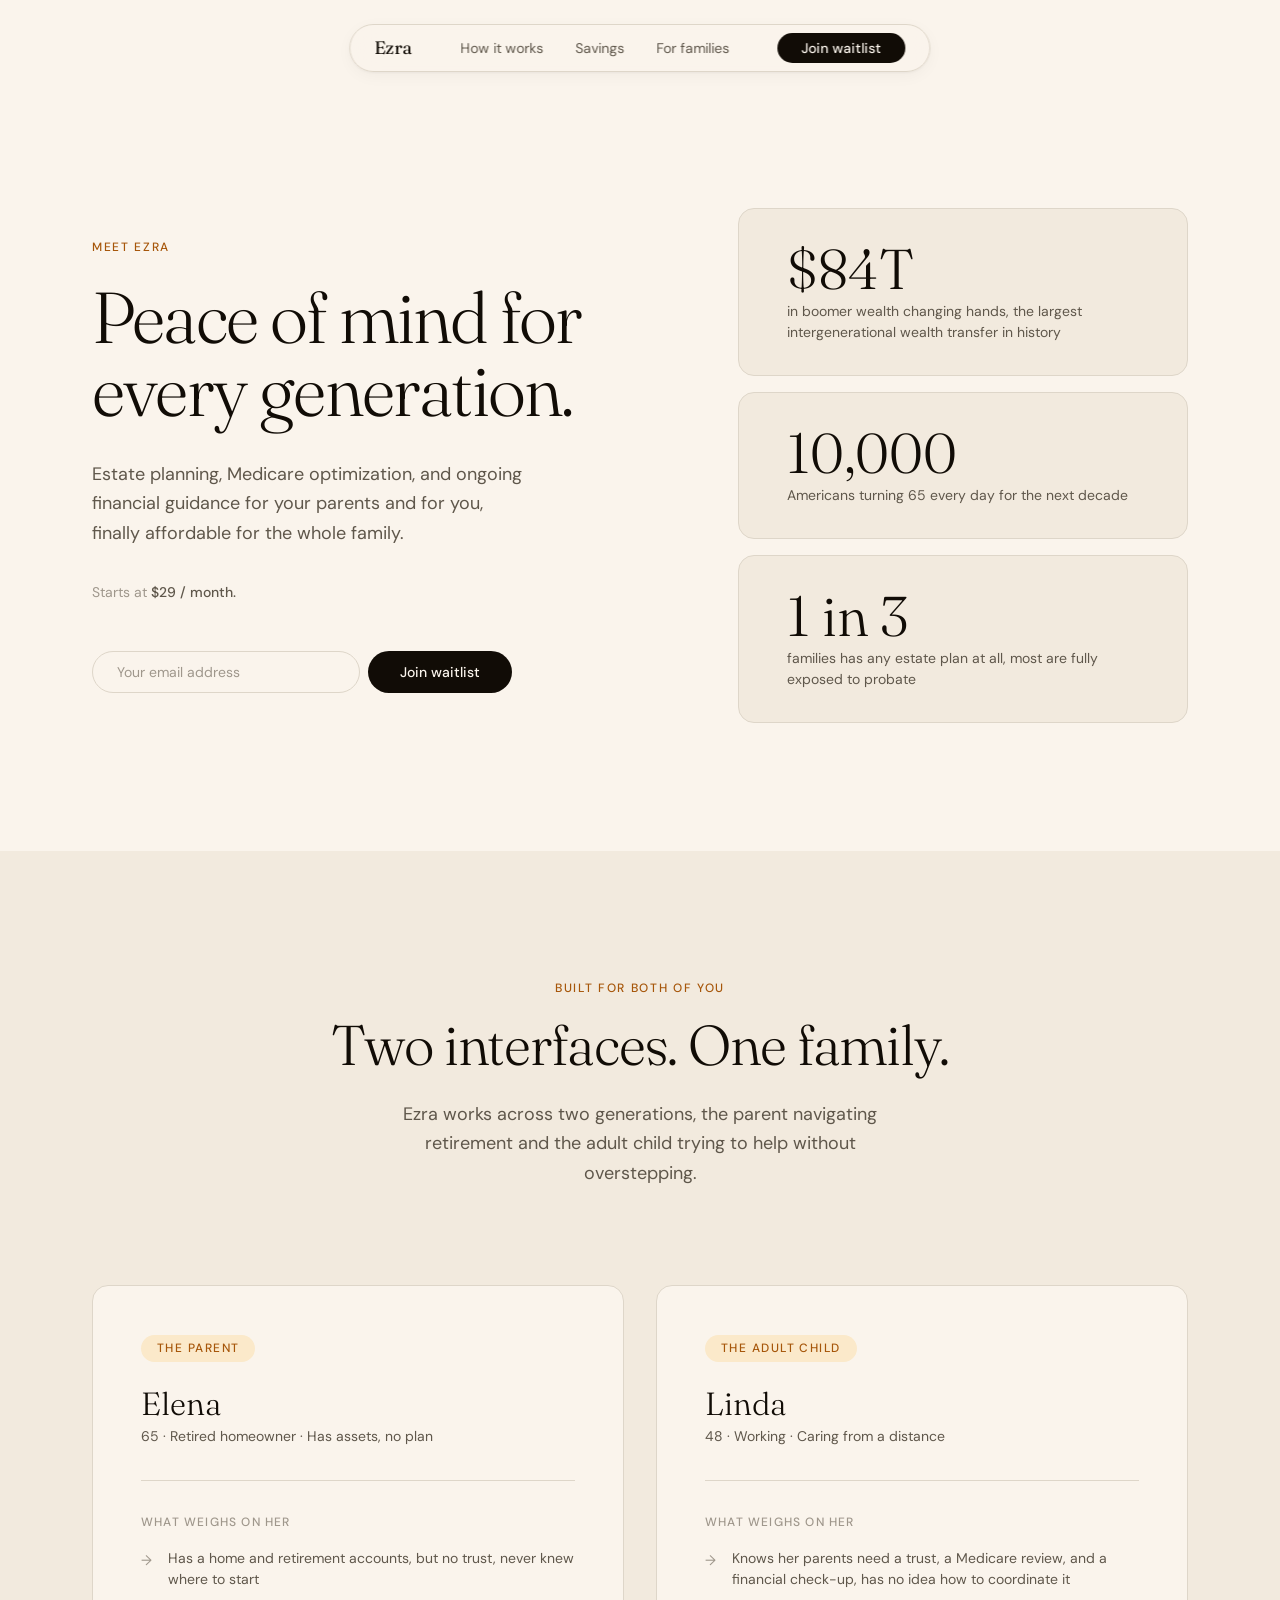
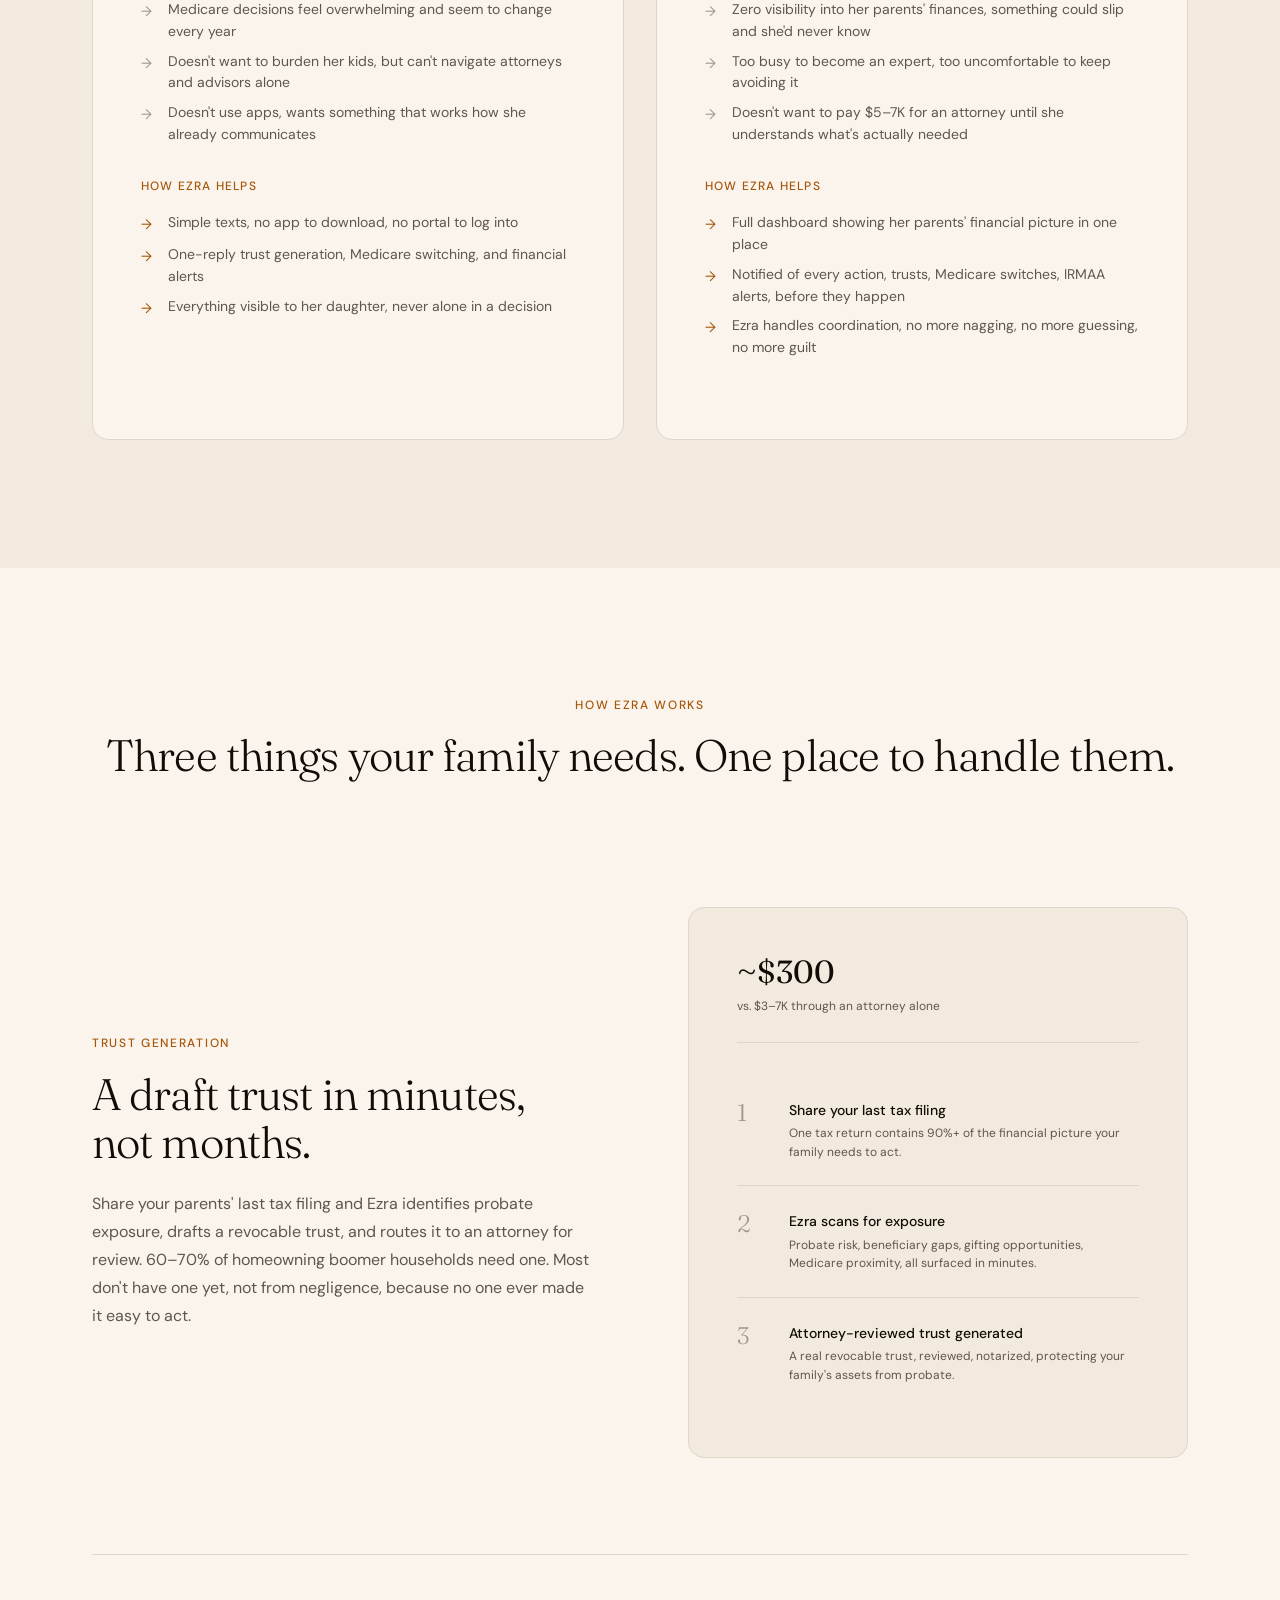
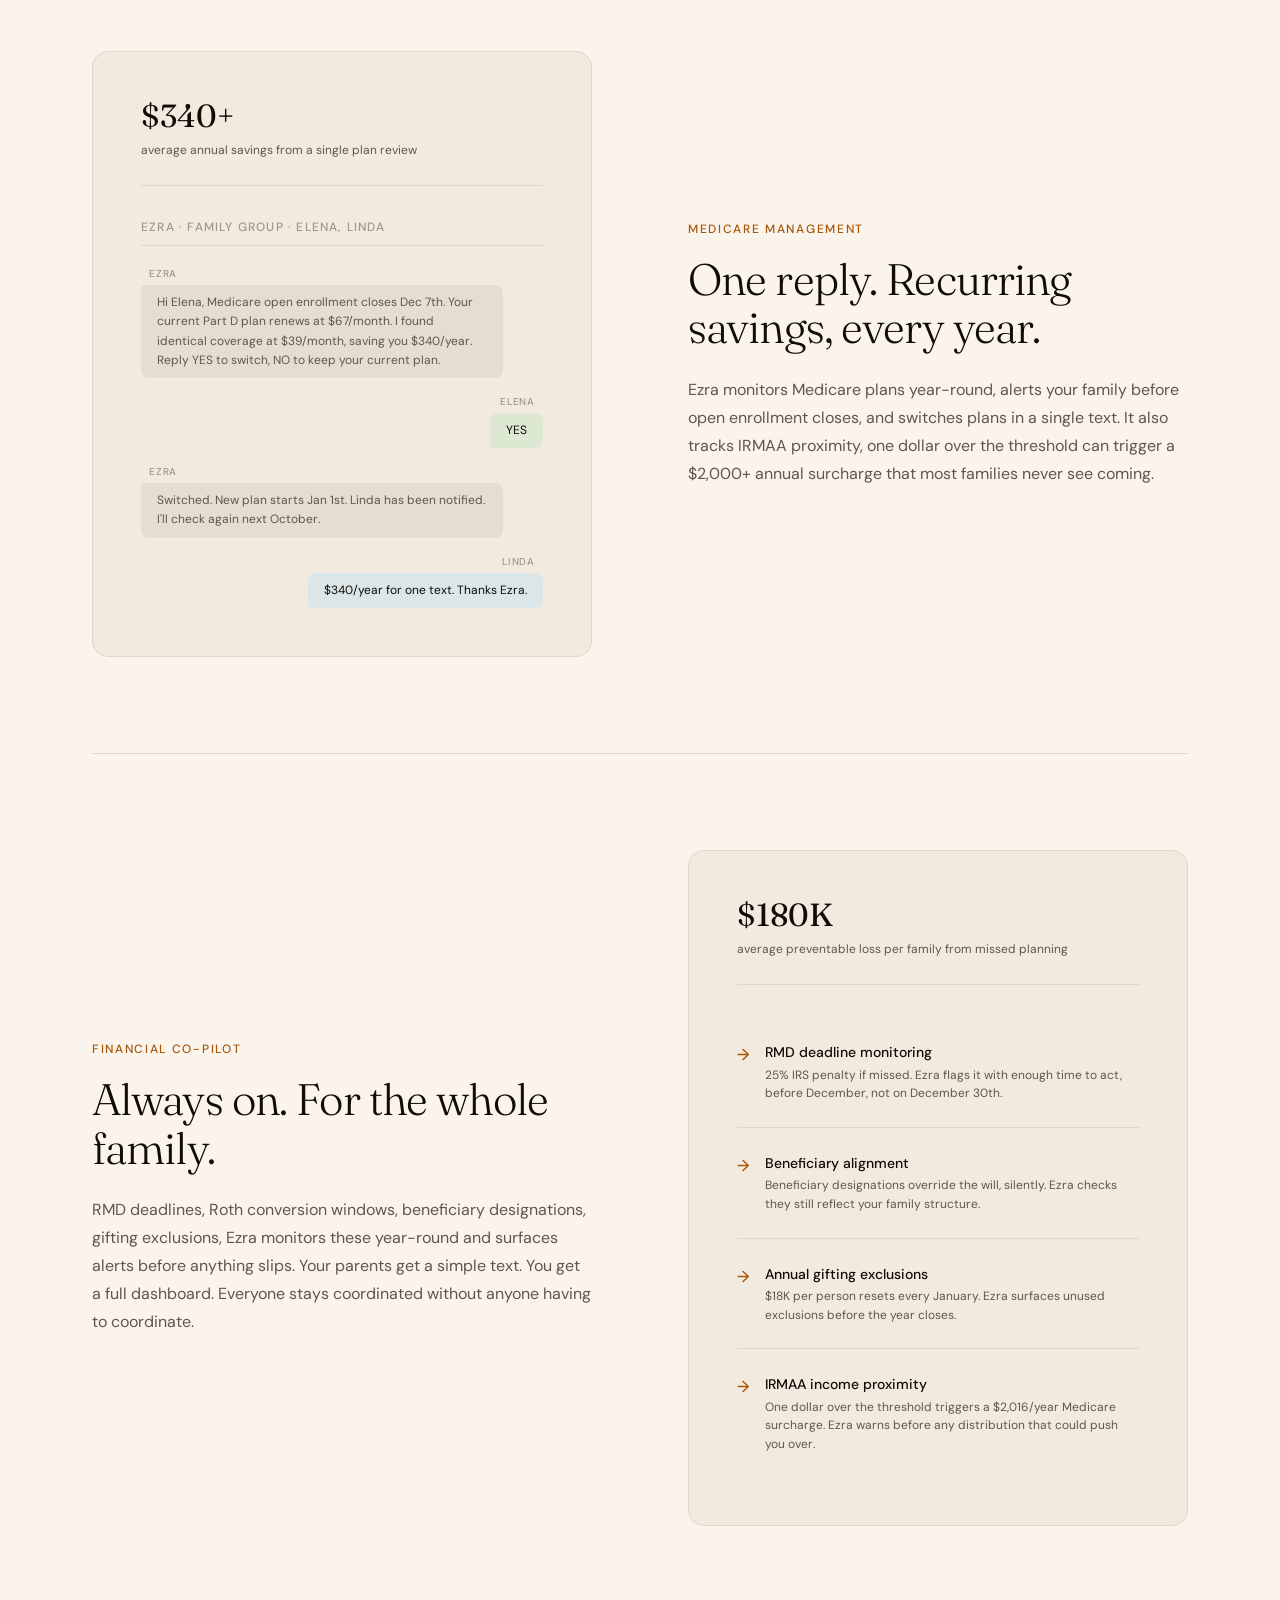
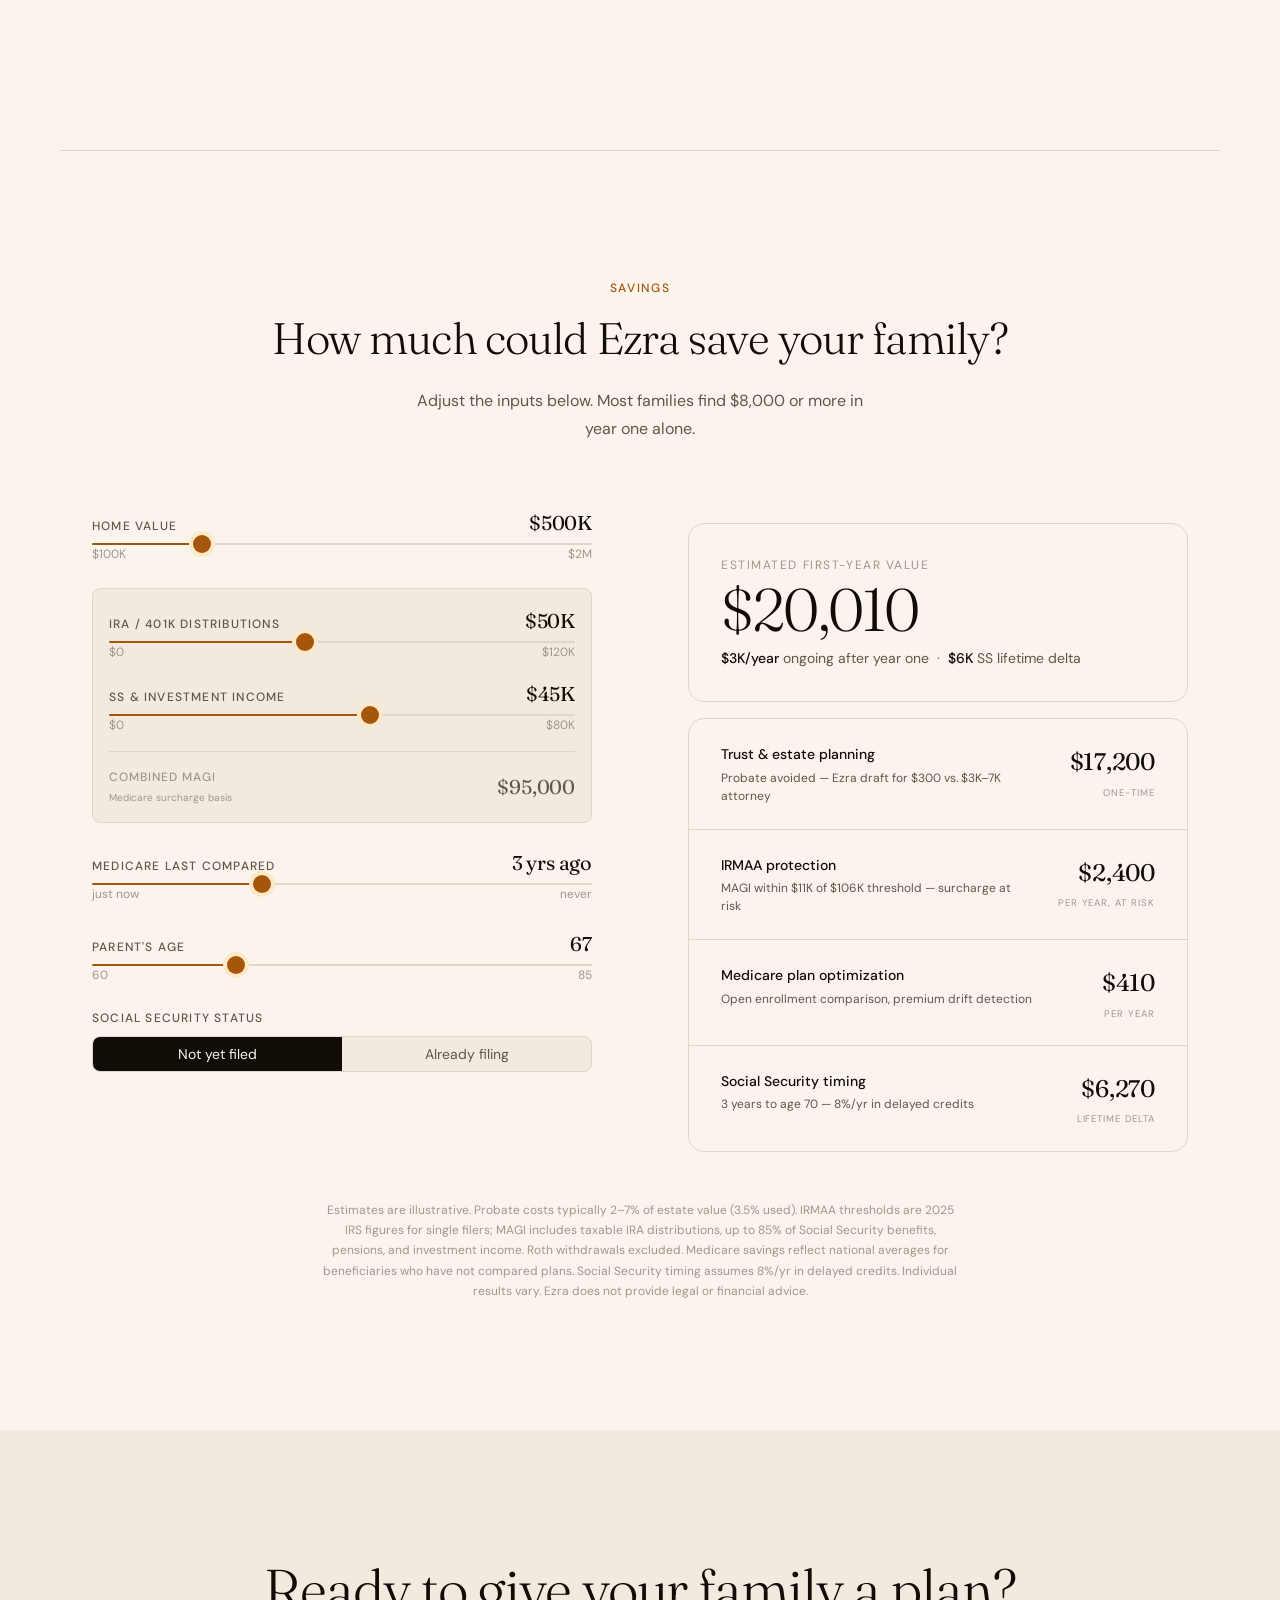
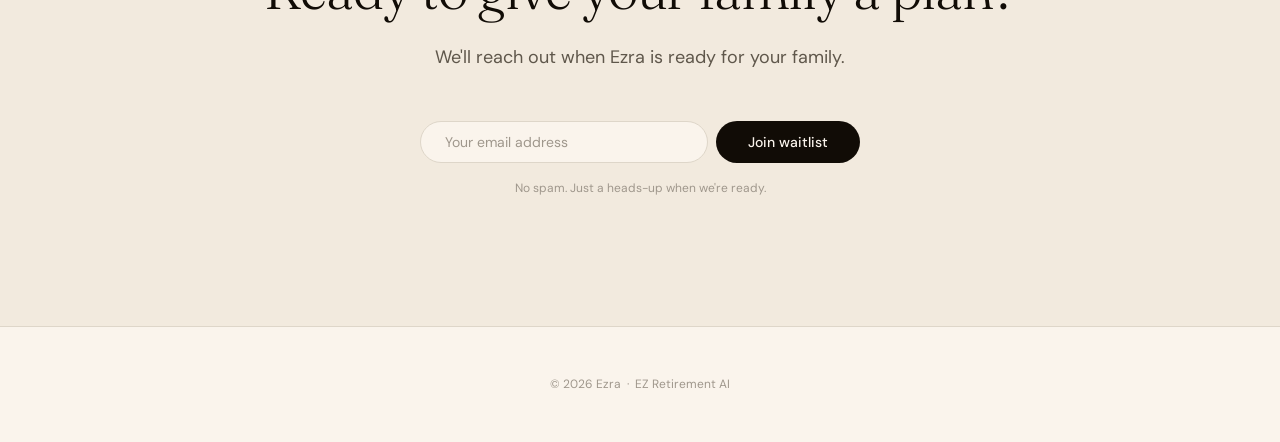
<file: index.html>
<!DOCTYPE html>
<html lang="en">
<head>
<meta charset="UTF-8">
<meta name="viewport" content="width=device-width, initial-scale=1.0">
<title>Ezra, Retirement Planning for the Whole Family</title>
<link rel="preconnect" href="https://fonts.googleapis.com">
<link rel="preconnect" href="https://fonts.gstatic.com" crossorigin>
<link href="https://fonts.googleapis.com/css2?family=Fraunces:opsz,wght@9..144,300;9..144,400;9..144,500&family=DM+Sans:wght@300;400;500&display=swap" rel="stylesheet">
<link rel="stylesheet" href="tokens.css">
<style>
/* Hallmark · macrostructure: Split Studio · tone: soft-luxury · anchor hue: amber-warm
 * genre: editorial · theme: Atelier-warm · nav: N5 floating pill · footer: Ft5 statement
 * pre-emit critique: P5 H5 E4 S5 R5 V5
 */

* { margin: 0; padding: 0; box-sizing: border-box; }

html, body {
  overflow-x: clip;
  background: var(--color-paper);
  color: var(--color-ink);
  font-family: var(--font-body);
  font-size: var(--text-base);
  line-height: 1.6;
  -webkit-font-smoothing: antialiased;
}

/* ── LAYOUT ── */
.wrap { max-width: 1160px; margin: 0 auto; padding: 0 var(--space-xl); }
.section { padding: var(--space-5xl) 0; }

/* ── FADE-IN ── */
.fi {
  opacity: 0;
  transform: translateY(14px);
  transition: opacity var(--dur-slow) var(--ease-out), transform var(--dur-slow) var(--ease-out);
}
.fi.visible { opacity: 1; transform: translateY(0); }
.fi-d1 { transition-delay: 100ms; }
.fi-d2 { transition-delay: 200ms; }
.fi-d3 { transition-delay: 300ms; }

/* ── NAV, N5 Floating pill ── */
.nav {
  position: fixed;
  top: var(--space-lg);
  left: 50%;
  transform: translateX(-50%);
  z-index: 100;
  display: flex;
  align-items: center;
  gap: var(--space-2xl);
  background: oklch(from var(--color-paper) l c h / 0.92);
  backdrop-filter: blur(14px);
  -webkit-backdrop-filter: blur(14px);
  border: 1px solid var(--color-border);
  border-radius: var(--radius-pill);
  padding: var(--space-sm) var(--space-lg);
  box-shadow: 0 1px 3px var(--color-shadow-sm), 0 4px 16px var(--color-shadow-md);
}
.nav-wordmark {
  font-family: var(--font-display);
  font-size: var(--text-lg);
  font-weight: 400;
  font-style: normal;
  color: var(--color-ink);
  letter-spacing: -0.01em;
  text-decoration: none;
}
.nav-links {
  display: flex;
  gap: var(--space-xl);
  list-style: none;
}
.nav-links a {
  font-size: var(--text-sm);
  color: var(--color-ink-muted);
  text-decoration: none;
  transition: color var(--dur-fast) var(--ease-out);
}
.nav-links a:hover { color: var(--color-ink); }
.nav-links a:focus-visible { outline: 2px solid var(--color-accent); outline-offset: 3px; border-radius: 2px; }
.nav-cta {
  background: var(--color-ink);
  color: var(--color-paper);
  font-family: var(--font-body);
  font-size: var(--text-sm);
  font-weight: 500;
  padding: var(--space-xs) var(--space-lg);
  border-radius: var(--radius-pill);
  border: none;
  cursor: pointer;
  text-decoration: none;
  display: inline-block;
  white-space: nowrap;
  transition: opacity var(--dur-fast) var(--ease-out), transform var(--dur-fast) var(--ease-out);
}
.nav-cta:hover { opacity: 0.82; transform: translateY(-1px); }
.nav-cta:active { transform: translateY(0); opacity: 0.9; }
.nav-cta:focus-visible { outline: 2px solid var(--color-accent); outline-offset: 3px; }

/* ── HERO ── */
.hero {
  padding-top: calc(var(--space-5xl) + 80px);
  padding-bottom: var(--space-5xl);
}
.hero-split {
  display: grid;
  grid-template-columns: 1.1fr 0.9fr;
  gap: var(--space-4xl);
  align-items: center;
}
.hero-eyebrow {
  font-family: var(--font-body);
  font-size: var(--text-xs);
  font-weight: 500;
  letter-spacing: 0.14em;
  text-transform: uppercase;
  color: var(--color-accent);
  margin-bottom: var(--space-lg);
}
.hero-headline {
  font-family: var(--font-display);
  font-size: var(--text-display);
  font-weight: 300;
  font-style: normal;
  line-height: 1.02;
  letter-spacing: -0.025em;
  color: var(--color-ink);
  margin-bottom: var(--space-xl);
  overflow-wrap: anywhere;
  min-width: 0;
}
.hero-sub {
  font-size: var(--text-lg);
  line-height: 1.65;
  color: var(--color-ink-muted);
  max-width: 440px;
  margin-bottom: var(--space-xl);
}
.hero-pricing {
  font-size: var(--text-sm);
  color: var(--color-ink-faint);
  margin-bottom: var(--space-2xl);
}
.hero-pricing strong { color: var(--color-ink-muted); font-weight: 500; }
.hero-form {
  display: flex;
  gap: var(--space-sm);
  max-width: 420px;
}
.input-field {
  flex: 1;
  font-family: var(--font-body);
  font-size: var(--text-sm);
  padding: 11px var(--space-lg);
  border: 1px solid var(--color-border);
  border-radius: var(--radius-pill);
  background: var(--color-paper);
  color: var(--color-ink);
  outline: none;
  transition: border-color var(--dur-fast) var(--ease-out), box-shadow var(--dur-fast) var(--ease-out);
}
.input-field::placeholder { color: var(--color-ink-faint); }
.input-field:hover { border-color: var(--color-rule); }
.input-field:focus { border-color: var(--color-accent); box-shadow: 0 0 0 3px var(--color-accent-tint); }
.input-field:focus-visible { outline: none; }
.btn-primary {
  font-family: var(--font-body);
  font-size: var(--text-sm);
  font-weight: 500;
  padding: 11px var(--space-xl);
  background: var(--color-ink);
  color: var(--color-paper);
  border: none;
  border-radius: var(--radius-pill);
  cursor: pointer;
  white-space: nowrap;
  transition: opacity var(--dur-fast) var(--ease-out), transform var(--dur-fast) var(--ease-out);
}
.btn-primary:hover { opacity: 0.82; transform: translateY(-1px); }
.btn-primary:active { transform: translateY(0); opacity: 0.9; }
.btn-primary:focus-visible { outline: 2px solid var(--color-accent); outline-offset: 3px; }
.btn-primary:disabled { opacity: 0.45; cursor: not-allowed; transform: none; }

/* Hero right, stat cards */
.hero-stats { display: flex; flex-direction: column; gap: var(--space-md); }
.stat-card {
  background: var(--color-surface);
  border: 1px solid var(--color-border);
  border-radius: var(--radius-lg);
  padding: var(--space-xl) var(--space-2xl);
  opacity: 0;
  transform: translateY(12px);
  transition: opacity var(--dur-slow) var(--ease-out), transform var(--dur-slow) var(--ease-out);
}
.stat-card.visible { opacity: 1; transform: translateY(0); }
.stat-card.s2 { transition-delay: 130ms; }
.stat-card.s3 { transition-delay: 260ms; }
.stat-num {
  font-family: var(--font-display);
  font-size: var(--text-display-s);
  font-weight: 300;
  font-style: normal;
  line-height: 1;
  color: var(--color-ink);
  margin-bottom: var(--space-xs);
}
.stat-label {
  font-size: var(--text-sm);
  color: var(--color-ink-muted);
  line-height: 1.5;
}

/* ── FEATURES, alternating diptych ── */
.features-wrap { padding: var(--space-5xl) 0; }
.features-head {
  margin-bottom: var(--space-xl);
  text-align: center;
}
.section-eyebrow {
  font-family: var(--font-body);
  font-size: var(--text-xs);
  font-weight: 500;
  letter-spacing: 0.14em;
  text-transform: uppercase;
  color: var(--color-accent);
  margin-bottom: var(--space-md);
}
.section-headline {
  font-family: var(--font-display);
  font-size: var(--text-4xl);
  font-weight: 300;
  font-style: normal;
  line-height: 1.1;
  letter-spacing: -0.02em;
  color: var(--color-ink);
  margin-bottom: var(--space-md);
  overflow-wrap: anywhere;
  min-width: 0;
}
.section-body {
  font-size: var(--text-base);
  line-height: 1.75;
  color: var(--color-ink-muted);
}

.feature-pair {
  display: grid;
  grid-template-columns: 1fr 1fr;
  gap: var(--space-4xl);
  align-items: center;
  padding: var(--space-4xl) 0;
  border-bottom: 1px solid var(--color-border);
}

.feature-pair:last-of-type { border-bottom: none; }
.feature-pair.flip .feature-text { order: 2; }
.feature-pair.flip .feature-visual { order: 1; }

.feature-stat {
  display: inline-flex;
  align-items: baseline;
  gap: var(--space-sm);
  margin-bottom: var(--space-xl);
}
.feature-stat-num {
  font-family: var(--font-display);
  font-size: var(--text-3xl);
  font-weight: 400;
  font-style: normal;
  color: var(--color-ink);
  line-height: 1;
}
.feature-stat-label {
  font-size: var(--text-sm);
  color: var(--color-ink-muted);
}
.feature-body {
  font-size: var(--text-base);
  line-height: 1.75;
  color: var(--color-ink-muted);
  margin-top: var(--space-lg);
}

.feature-visual {
  background: var(--color-surface);
  border: 1px solid var(--color-border);
  border-radius: var(--radius-lg);
  padding: var(--space-2xl);
}
.visual-stat {
  margin-bottom: var(--space-xl);
  padding-bottom: var(--space-lg);
  border-bottom: 1px solid var(--color-border);
}
.visual-stat-num {
  font-family: var(--font-display);
  font-size: var(--text-3xl);
  font-weight: 400;
  font-style: normal;
  color: var(--color-ink);
  line-height: 1;
  display: block;
  margin-bottom: 4px;
}
.visual-stat-label {
  font-size: var(--text-xs);
  color: var(--color-ink-muted);
}

/* Trust flow steps */
.flow-steps { display: flex; flex-direction: column; }
.flow-step {
  display: flex;
  gap: var(--space-lg);
  padding: var(--space-lg) 0;
  border-bottom: 1px solid var(--color-border);
}
.flow-step:last-of-type { border-bottom: none; }
.flow-step-num {
  font-family: var(--font-display);
  font-size: var(--text-2xl);
  font-weight: 300;
  font-style: normal;
  color: var(--color-ink-faint);
  line-height: 1;
  flex-shrink: 0;
  width: 1.75rem;
  padding-top: 2px;
}
.flow-step-title {
  font-size: var(--text-sm);
  font-weight: 500;
  color: var(--color-ink);
  margin-bottom: 3px;
}
.flow-step-desc {
  font-size: var(--text-xs);
  color: var(--color-ink-muted);
  line-height: 1.55;
}
.cost-compare {
  display: flex;
  gap: var(--space-2xl);
  margin-top: var(--space-xl);
  padding-top: var(--space-lg);
  border-top: 1px solid var(--color-border);
}
.cost-block {}
.cost-amount {
  font-family: var(--font-display);
  font-size: var(--text-2xl);
  font-weight: 400;
  font-style: normal;
  line-height: 1;
  color: var(--color-ink);
}
.cost-amount.strike {
  color: var(--color-ink-faint);
  text-decoration: line-through;
  text-decoration-color: var(--color-rule);
}
.cost-label {
  font-size: var(--text-xs);
  color: var(--color-ink-muted);
  margin-top: 4px;
}

/* SMS preview card (no phone chrome) */
.sms-card { display: flex; flex-direction: column; gap: var(--space-md); }
.sms-label {
  font-size: var(--text-xs);
  font-weight: 500;
  letter-spacing: 0.1em;
  text-transform: uppercase;
  color: var(--color-ink-faint);
  margin-bottom: var(--space-xs);
  padding-bottom: var(--space-sm);
  border-bottom: 1px solid var(--color-border);
}
.sms-msg { display: flex; flex-direction: column; gap: 3px; }
.sms-msg.right { align-items: flex-end; }
.sms-sender {
  font-size: 10px;
  font-weight: 500;
  letter-spacing: 0.08em;
  text-transform: uppercase;
  color: var(--color-ink-faint);
  padding: 0 var(--space-sm);
}
.sms-bubble {
  font-size: var(--text-xs);
  line-height: 1.6;
  padding: var(--space-sm) var(--space-md);
  border-radius: var(--radius-md);
  max-width: 90%;
}
.sms-bubble.ezra {
  background: var(--color-bubble-ezra);
  color: var(--color-ink-muted);
  border-radius: 3px var(--radius-md) var(--radius-md) var(--radius-md);
}
.sms-bubble.parent {
  background: var(--color-bubble-parent);
  color: var(--color-ink);
  border-radius: var(--radius-md) var(--radius-md) var(--radius-md) 3px;
}
.sms-bubble.child {
  background: var(--color-bubble-child);
  color: var(--color-ink);
  border-radius: var(--radius-md) var(--radius-md) var(--radius-md) 3px;
}

/* Monitoring list */
.monitor-list { display: flex; flex-direction: column; }
.monitor-item {
  display: flex;
  gap: var(--space-md);
  padding: var(--space-lg) 0;
  border-bottom: 1px solid var(--color-border);
  align-items: flex-start;
}
.monitor-item:last-child { border-bottom: none; }
.monitor-check {
  color: var(--color-accent);
  font-size: var(--text-base);
  flex-shrink: 0;
  margin-top: 1px;
  font-weight: 500;
}
.monitor-title {
  font-size: var(--text-sm);
  font-weight: 500;
  color: var(--color-ink);
  margin-bottom: 2px;
}
.monitor-desc {
  font-size: var(--text-xs);
  color: var(--color-ink-muted);
  line-height: 1.55;
}
.monitor-price {
  margin-top: var(--space-xl);
  padding-top: var(--space-lg);
  border-top: 1px solid var(--color-border);
  font-size: var(--text-sm);
  color: var(--color-ink-muted);
}
.monitor-price strong { color: var(--color-ink); font-weight: 500; }

/* ── PERSONAS ── */
.personas-section {
  background: var(--color-surface);
  padding: var(--space-5xl) 0;
}
.personas-head {
  text-align: center;
  margin-bottom: var(--space-4xl);
}
.personas-head .section-headline { font-size: var(--text-display-s); }
.personas-sub {
  font-size: var(--text-lg);
  color: var(--color-ink-muted);
  max-width: 500px;
  margin: var(--space-lg) auto 0;
  line-height: 1.65;
}
.personas-grid {
  display: grid;
  grid-template-columns: 1fr 1fr;
  gap: var(--space-xl);
}
.persona-card {
  background: var(--color-paper);
  border: 1px solid var(--color-border);
  border-radius: var(--radius-lg);
  padding: var(--space-2xl);
}
.persona-tag {
  display: inline-block;
  font-size: var(--text-xs);
  font-weight: 500;
  letter-spacing: 0.12em;
  text-transform: uppercase;
  color: var(--color-accent);
  background: var(--color-accent-tint);
  padding: var(--space-xs) var(--space-md);
  border-radius: var(--radius-pill);
  margin-bottom: var(--space-lg);
}
.persona-name {
  font-family: var(--font-display);
  font-size: var(--text-3xl);
  font-weight: 300;
  font-style: normal;
  line-height: 1.1;
  color: var(--color-ink);
  margin-bottom: var(--space-xs);
}
.persona-desc {
  font-size: var(--text-sm);
  color: var(--color-ink-muted);
  margin-bottom: var(--space-xl);
  padding-bottom: var(--space-xl);
  border-bottom: 1px solid var(--color-border);
}
.persona-block-label {
  font-size: var(--text-xs);
  font-weight: 500;
  letter-spacing: 0.1em;
  text-transform: uppercase;
  margin-bottom: var(--space-md);
}
.persona-block-label.problems { color: var(--color-ink-faint); }
.persona-block-label.ezra-helps { color: var(--color-accent); }
.persona-list { display: flex; flex-direction: column; gap: var(--space-sm); margin-bottom: var(--space-xl); }
.persona-item {
  display: flex;
  gap: var(--space-md);
  font-size: var(--text-sm);
  color: var(--color-ink-muted);
  line-height: 1.55;
}
.persona-item-icon { flex-shrink: 0; margin-top: 2px; color: var(--color-ink-faint); }
.persona-item.benefit .persona-item-icon { color: var(--color-accent); }

/* ── WAITLIST CTA ── */
.waitlist-section {
  padding: var(--space-5xl) 0;
  text-align: center;
  background: var(--color-surface);
}
.waitlist-headline {
  font-family: var(--font-display);
  font-size: var(--text-display-s);
  font-weight: 300;
  font-style: normal;
  line-height: 1.1;
  letter-spacing: -0.02em;
  color: var(--color-ink);
  margin-bottom: var(--space-lg);
  overflow-wrap: anywhere;
}
.waitlist-sub {
  font-size: var(--text-lg);
  color: var(--color-ink-muted);
  max-width: 480px;
  margin: 0 auto var(--space-2xl);
  line-height: 1.65;
}
.waitlist-form {
  display: flex;
  gap: var(--space-sm);
  max-width: 440px;
  margin: 0 auto;
}
.waitlist-note {
  margin-top: var(--space-md);
  font-size: var(--text-xs);
  color: var(--color-ink-faint);
}

/* ── FOOTER ── */
.footer {
  border-top: 1px solid var(--color-border);
  padding: var(--space-2xl) 0;
  text-align: center;
}
.footer-top {
  display: flex;
  justify-content: space-between;
  align-items: flex-end;
  gap: var(--space-2xl);
  margin-bottom: var(--space-3xl);
  padding-bottom: var(--space-3xl);
  border-bottom: 1px solid var(--color-border);
}
.footer-statement {
  font-family: var(--font-display);
  font-size: var(--text-4xl);
  font-weight: 300;
  font-style: normal;
  line-height: 1.1;
  letter-spacing: -0.02em;
  color: var(--color-ink);
  max-width: 580px;
  overflow-wrap: anywhere;
  min-width: 0;
}
.btn-footer {
  background: var(--color-ink);
  color: var(--color-paper);
  font-family: var(--font-body);
  font-size: var(--text-sm);
  font-weight: 500;
  padding: 11px var(--space-xl);
  border-radius: var(--radius-pill);
  border: none;
  cursor: pointer;
  text-decoration: none;
  display: inline-block;
  white-space: nowrap;
  flex-shrink: 0;
  transition: opacity var(--dur-fast) var(--ease-out);
}
.btn-footer:hover { opacity: 0.82; }
.btn-footer:focus-visible { outline: 2px solid var(--color-accent); outline-offset: 3px; }
.footer-bottom {
  display: flex;
  justify-content: space-between;
  align-items: center;
  gap: var(--space-xl);
}
.footer-brand {
  font-family: var(--font-display);
  font-size: var(--text-base);
  font-weight: 400;
  font-style: normal;
  color: var(--color-ink);
}
.footer-links {
  display: flex;
  gap: var(--space-xl);
  list-style: none;
}
.footer-links a {
  font-size: var(--text-xs);
  color: var(--color-ink-faint);
  text-decoration: none;
  transition: color var(--dur-fast) var(--ease-out);
}
.footer-links a:hover { color: var(--color-ink); }
.footer-links a:focus-visible { outline: 2px solid var(--color-accent); outline-offset: 2px; border-radius: 2px; }
.footer-demos {
  display: flex;
  gap: var(--space-md);
}
.footer-demos a {
  font-size: var(--text-xs);
  color: var(--color-ink-faint);
  text-decoration: none;
  border: 1px solid var(--color-border);
  padding: var(--space-xs) var(--space-md);
  border-radius: var(--radius-pill);
  transition: color var(--dur-fast) var(--ease-out), border-color var(--dur-fast) var(--ease-out);
}
.footer-demos a:hover { color: var(--color-ink); border-color: var(--color-rule); }
.footer-demos a:focus-visible { outline: 2px solid var(--color-accent); outline-offset: 2px; }
.footer-copy {
  font-size: var(--text-xs);
  color: var(--color-ink-faint);
}

/* ── TOAST ── */
.toast {
  position: fixed;
  bottom: var(--space-xl);
  left: 50%;
  transform: translateX(-50%) translateY(16px);
  background: var(--color-ink);
  color: var(--color-paper);
  font-family: var(--font-body);
  font-size: var(--text-sm);
  padding: var(--space-md) var(--space-2xl);
  border-radius: var(--radius-pill);
  opacity: 0;
  pointer-events: none;
  transition: opacity var(--dur-base) var(--ease-out), transform var(--dur-base) var(--ease-out);
  z-index: 200;
  white-space: nowrap;
}
.toast.show { opacity: 1; transform: translateX(-50%) translateY(0); }

/* ── SAVINGS CALCULATOR ── */
.calc-section { padding-bottom: var(--space-5xl); }
.calc-section > .wrap { border-top: 1px solid var(--color-border); padding-top: var(--space-5xl); }

.calc-grid {
  display: grid;
  grid-template-columns: 1fr 1fr;
  gap: var(--space-4xl);
  align-items: start;
  margin-top: var(--space-3xl);
}

.calc-inputs { display: flex; flex-direction: column; gap: var(--space-lg); }

.calc-ctrl { display: flex; flex-direction: column; gap: var(--space-xs); }

.calc-head-row {
  display: flex;
  justify-content: space-between;
  align-items: baseline;
}

.calc-label {
  font-size: var(--text-xs);
  letter-spacing: 0.1em;
  text-transform: uppercase;
  color: var(--color-ink-muted);
  font-weight: 500;
}

.calc-val {
  font-family: var(--font-display);
  font-size: var(--text-xl);
  font-weight: 400;
  font-style: normal;
  color: var(--color-ink);
  letter-spacing: -0.01em;
}

input.calc-slider {
  -webkit-appearance: none;
  appearance: none;
  width: 100%;
  height: 2px;
  background: linear-gradient(
    to right,
    var(--color-accent) 0%,
    var(--color-accent) var(--pct, 0%),
    var(--color-border) var(--pct, 0%),
    var(--color-border) 100%
  );
  outline: none;
  cursor: pointer;
  border-radius: 1px;
}

input.calc-slider::-webkit-slider-thumb {
  -webkit-appearance: none;
  appearance: none;
  width: 18px;
  height: 18px;
  border-radius: 50%;
  background: var(--color-accent);
  cursor: pointer;
  transition: transform var(--dur-fast), box-shadow var(--dur-fast);
  box-shadow: 0 0 0 4px var(--color-accent-tint);
}

input.calc-slider::-webkit-slider-thumb:hover {
  transform: scale(1.2);
  box-shadow: 0 0 0 6px var(--color-accent-tint);
}

.calc-range-ends {
  display: flex;
  justify-content: space-between;
  font-size: var(--text-xs);
  color: var(--color-ink-faint);
  margin-top: calc(-1 * var(--space-xs));
}

.calc-income-group {
  display: flex;
  flex-direction: column;
  gap: var(--space-md);
  padding: var(--space-md);
  background: var(--color-surface);
  border-radius: var(--radius-md);
  border: 1px solid var(--color-border);
}

.calc-magi-row {
  display: flex;
  justify-content: space-between;
  align-items: center;
  padding-top: var(--space-md);
  border-top: 1px solid var(--color-border);
}

.calc-magi-lhs { display: flex; flex-direction: column; gap: 2px; }
.calc-magi-label {
  font-size: var(--text-xs);
  font-weight: 500;
  letter-spacing: 0.08em;
  text-transform: uppercase;
  color: var(--color-ink-faint);
}
.calc-magi-note { font-size: 0.625rem; color: var(--color-ink-faint); }
.calc-magi-val {
  font-family: var(--font-display);
  font-size: var(--text-xl);
  font-weight: 400;
  font-style: normal;
  color: var(--color-ink-muted);
  letter-spacing: -0.01em;
}

.calc-seg {
  display: flex;
  border: 1px solid var(--color-border);
  border-radius: var(--radius-md);
  overflow: hidden;
  background: var(--color-surface);
}

.calc-seg button {
  flex: 1;
  padding: var(--space-sm) var(--space-md);
  font-size: var(--text-sm);
  font-family: var(--font-body);
  font-weight: 400;
  cursor: pointer;
  border: none;
  background: transparent;
  color: var(--color-ink-muted);
  transition: background var(--dur-fast), color var(--dur-fast);
  outline: none;
}

.calc-seg button.on { background: var(--color-ink); color: var(--color-paper); }

.calc-rows {
  border: 1px solid var(--color-border);
  border-radius: var(--radius-lg);
  overflow: hidden;
}

.calc-row {
  display: flex;
  align-items: flex-start;
  justify-content: space-between;
  padding: var(--space-lg) var(--space-xl);
  border-bottom: 1px solid var(--color-border);
  gap: var(--space-lg);
  transition: opacity var(--dur-base) var(--ease-out);
}

.calc-row:last-child { border-bottom: none; }
.calc-row.dim { opacity: 0.3; pointer-events: none; }

.calc-row-info { flex: 1; display: flex; flex-direction: column; gap: 3px; }
.calc-row-name { font-size: var(--text-sm); font-weight: 500; color: var(--color-ink); }
.calc-row-note { font-size: var(--text-xs); color: var(--color-ink-muted); line-height: 1.5; }

.calc-row-num { display: flex; flex-direction: column; align-items: flex-end; gap: 3px; min-width: 88px; }

.calc-row-amt {
  font-family: var(--font-display);
  font-size: var(--text-2xl);
  font-weight: 400;
  font-style: normal;
  color: var(--color-ink);
  letter-spacing: -0.01em;
}

.calc-row-tag {
  font-size: 0.6rem;
  letter-spacing: 0.1em;
  text-transform: uppercase;
  color: var(--color-ink-faint);
}

.calc-total {
  margin-top: var(--space-md);
  padding: var(--space-xl);
  border: 1px solid var(--color-border);
  border-radius: var(--radius-lg);
}

.calc-total-eyebrow {
  font-size: var(--text-xs);
  letter-spacing: 0.13em;
  text-transform: uppercase;
  color: var(--color-ink-faint);
  margin-bottom: var(--space-xs);
}

.calc-total-num {
  font-family: var(--font-display);
  font-weight: 300;
  font-style: normal;
  font-size: clamp(2.75rem, 5vw, 3.75rem);
  color: var(--color-ink);
  letter-spacing: -0.03em;
  line-height: 1;
}

.calc-total-sub {
  margin-top: var(--space-sm);
  font-size: var(--text-sm);
  color: var(--color-ink-muted);
  line-height: 1.6;
}

.calc-total-sub b { font-weight: 500; color: var(--color-ink); }

.calc-disc {
  margin-top: var(--space-2xl);
  font-size: var(--text-xs);
  color: var(--color-ink-faint);
  line-height: 1.7;
  max-width: 640px;
  margin-left: auto;
  margin-right: auto;
  text-align: center;
}

/* ── RESPONSIVE ── */
@media (max-width: 768px) {
  .nav-links { display: none; }

  .hero-split {
    grid-template-columns: 1fr;
    gap: var(--space-3xl);
  }
  .hero-headline { font-size: var(--text-display-s); }
  .stat-num { font-size: var(--text-3xl); }

  .feature-pair {
    grid-template-columns: 1fr;
    gap: var(--space-2xl);
  }
  .feature-pair.flip .feature-text { order: unset; }
  .feature-pair.flip .feature-visual { order: unset; }
  .section-headline { font-size: var(--text-3xl); }
  .features-head .section-headline { font-size: var(--text-3xl); }

  .personas-grid { grid-template-columns: 1fr; }
  .calc-grid { grid-template-columns: 1fr; gap: var(--space-2xl); }
  .personas-head .section-headline { font-size: var(--text-3xl); }

  .waitlist-form { flex-direction: column; }
  .waitlist-headline { font-size: var(--text-3xl); }

  .footer-top {
    flex-direction: column;
    align-items: flex-start;
  }
  .footer-statement { font-size: var(--text-3xl); }
  .footer-bottom {
    flex-direction: column;
    align-items: flex-start;
    gap: var(--space-lg);
  }
}

@media (max-width: 414px) {
  .wrap { padding: 0 var(--space-lg); }
  .hero-headline { font-size: var(--text-4xl); }
  .hero-form { flex-direction: column; }
  .footer-links { flex-wrap: wrap; gap: var(--space-md); }
  .footer-demos { flex-wrap: wrap; }
}

@media (prefers-reduced-motion: reduce) {
  .fi, .stat-card {
    transition: none;
    opacity: 1;
    transform: none;
  }
  .fi.visible, .stat-card.visible { opacity: 1; transform: none; }
}
</style>
</head>
<body>

<!-- NAV, N5 floating pill -->
<nav class="nav" aria-label="Main navigation">
  <a href="#" class="nav-wordmark">Ezra</a>
  <ul class="nav-links">
    <li><a href="#how-it-works">How it works</a></li>
    <li><a href="#savings">Savings</a></li>
    <li><a href="#for-families">For families</a></li>
  </ul>
  <a href="#waitlist" class="nav-cta">Join waitlist</a>
</nav>

<!-- HERO, Split Studio -->
<section class="hero">
  <div class="wrap">
    <div class="hero-split">

      <div class="hero-left">
        <p class="hero-eyebrow fi">Meet Ezra</p>
        <h1 class="hero-headline fi fi-d1">Peace of mind for every generation.</h1>
        <p class="hero-sub fi fi-d2">Estate planning, Medicare optimization, and ongoing financial guidance for your parents and for you, finally affordable for the whole family.</p>
        <p class="hero-pricing fi fi-d2">Starts at <strong>$29 / month.</strong></p>
        <form class="hero-form fi fi-d3" id="hero-form" action="https://formspree.io/f/YOUR_FORM_ID" method="POST">
          <input class="input-field" type="email" name="email" placeholder="Your email address" required aria-label="Email address">
          <button class="btn-primary" type="submit">Join waitlist</button>
        </form>
      </div>

      <div class="hero-stats" aria-label="Key statistics">
        <div class="stat-card">
          <div class="stat-num">$84T</div>
          <div class="stat-label">in boomer wealth changing hands, the largest intergenerational wealth transfer in history</div>
        </div>
        <div class="stat-card s2">
          <div class="stat-num">10,000</div>
          <div class="stat-label">Americans turning 65 every day for the next decade</div>
        </div>
        <div class="stat-card s3">
          <div class="stat-num">1 in 3</div>
          <div class="stat-label">families has any estate plan at all, most are fully exposed to probate</div>
        </div>
      </div>

    </div>
  </div>
</section>

<!-- PERSONAS, side by side -->
<section id="for-families" class="personas-section">
  <div class="wrap">

    <div class="personas-head fi">
      <p class="section-eyebrow">Built for both of you</p>
      <h2 class="section-headline">Two interfaces. One family.</h2>
      <p class="personas-sub">Ezra works across two generations, the parent navigating retirement and the adult child trying to help without overstepping.</p>
    </div>

    <div class="personas-grid">

      <div class="persona-card fi fi-d1">
        <div class="persona-tag">The parent</div>
        <div class="persona-name">Elena</div>
        <div class="persona-desc">65 · Retired homeowner · Has assets, no plan</div>

        <p class="persona-block-label problems">What weighs on her</p>
        <ul class="persona-list" aria-label="Parent pain points">
          <li class="persona-item">
            <span class="persona-item-icon" aria-hidden="true">→</span>
            Has a home and retirement accounts, but no trust, never knew where to start
          </li>
          <li class="persona-item">
            <span class="persona-item-icon" aria-hidden="true">→</span>
            Medicare decisions feel overwhelming and seem to change every year
          </li>
          <li class="persona-item">
            <span class="persona-item-icon" aria-hidden="true">→</span>
            Doesn't want to burden her kids, but can't navigate attorneys and advisors alone
          </li>
          <li class="persona-item">
            <span class="persona-item-icon" aria-hidden="true">→</span>
            Doesn't use apps, wants something that works how she already communicates
          </li>
        </ul>

        <p class="persona-block-label ezra-helps">How Ezra helps</p>
        <ul class="persona-list" aria-label="How Ezra helps the parent">
          <li class="persona-item benefit">
            <span class="persona-item-icon" aria-hidden="true">→</span>
            Simple texts, no app to download, no portal to log into
          </li>
          <li class="persona-item benefit">
            <span class="persona-item-icon" aria-hidden="true">→</span>
            One-reply trust generation, Medicare switching, and financial alerts
          </li>
          <li class="persona-item benefit">
            <span class="persona-item-icon" aria-hidden="true">→</span>
            Everything visible to her daughter, never alone in a decision
          </li>
        </ul>
      </div>

      <div class="persona-card fi fi-d2">
        <div class="persona-tag">The adult child</div>
        <div class="persona-name">Linda</div>
        <div class="persona-desc">48 · Working · Caring from a distance</div>

        <p class="persona-block-label problems">What weighs on her</p>
        <ul class="persona-list" aria-label="Adult child pain points">
          <li class="persona-item">
            <span class="persona-item-icon" aria-hidden="true">→</span>
            Knows her parents need a trust, a Medicare review, and a financial check-up, has no idea how to coordinate it
          </li>
          <li class="persona-item">
            <span class="persona-item-icon" aria-hidden="true">→</span>
            Zero visibility into her parents' finances, something could slip and she'd never know
          </li>
          <li class="persona-item">
            <span class="persona-item-icon" aria-hidden="true">→</span>
            Too busy to become an expert, too uncomfortable to keep avoiding it
          </li>
          <li class="persona-item">
            <span class="persona-item-icon" aria-hidden="true">→</span>
            Doesn't want to pay $5–7K for an attorney until she understands what's actually needed
          </li>
        </ul>

        <p class="persona-block-label ezra-helps">How Ezra helps</p>
        <ul class="persona-list" aria-label="How Ezra helps the adult child">
          <li class="persona-item benefit">
            <span class="persona-item-icon" aria-hidden="true">→</span>
            Full dashboard showing her parents' financial picture in one place
          </li>
          <li class="persona-item benefit">
            <span class="persona-item-icon" aria-hidden="true">→</span>
            Notified of every action, trusts, Medicare switches, IRMAA alerts, before they happen
          </li>
          <li class="persona-item benefit">
            <span class="persona-item-icon" aria-hidden="true">→</span>
            Ezra handles coordination, no more nagging, no more guessing, no more guilt
          </li>
        </ul>
      </div>

    </div>
  </div>
</section>

<!-- FEATURES -->
<section id="how-it-works" class="features-wrap">
  <div class="wrap">

    <div class="features-head fi">
      <p class="section-eyebrow">How Ezra works</p>
      <h2 class="section-headline">Three things your family needs. One place to handle them.</h2>
    </div>

    <!-- Trust generation -->
    <div class="feature-pair">
      <div class="feature-text fi">
        <p class="section-eyebrow">Trust generation</p>
        <h3 class="section-headline">A draft trust in minutes, not months.</h3>
        <p class="feature-body">Share your parents' last tax filing and Ezra identifies probate exposure, drafts a revocable trust, and routes it to an attorney for review. 60–70% of homeowning boomer households need one. Most don't have one yet, not from negligence, because no one ever made it easy to act.</p>
      </div>
      <div class="feature-visual fi fi-d1" aria-label="Trust generation flow">
        <div class="visual-stat">
          <span class="visual-stat-num">~$300</span>
          <span class="visual-stat-label">vs. $3–7K through an attorney alone</span>
        </div>
        <div class="flow-steps">
          <div class="flow-step">
            <div class="flow-step-num">1</div>
            <div>
              <div class="flow-step-title">Share your last tax filing</div>
              <div class="flow-step-desc">One tax return contains 90%+ of the financial picture your family needs to act.</div>
            </div>
          </div>
          <div class="flow-step">
            <div class="flow-step-num">2</div>
            <div>
              <div class="flow-step-title">Ezra scans for exposure</div>
              <div class="flow-step-desc">Probate risk, beneficiary gaps, gifting opportunities, Medicare proximity, all surfaced in minutes.</div>
            </div>
          </div>
          <div class="flow-step">
            <div class="flow-step-num">3</div>
            <div>
              <div class="flow-step-title">Attorney-reviewed trust generated</div>
              <div class="flow-step-desc">A real revocable trust, reviewed, notarized, protecting your family's assets from probate.</div>
            </div>
          </div>
        </div>
      </div>
    </div>

    <!-- Medicare management -->
    <div class="feature-pair flip">
      <div class="feature-text fi">
        <p class="section-eyebrow">Medicare management</p>
        <h3 class="section-headline">One reply. Recurring savings, every year.</h3>
        <p class="feature-body">Ezra monitors Medicare plans year-round, alerts your family before open enrollment closes, and switches plans in a single text. It also tracks IRMAA proximity, one dollar over the threshold can trigger a $2,000+ annual surcharge that most families never see coming.</p>
      </div>
      <div class="feature-visual fi fi-d1" aria-label="Medicare SMS scenario">
        <div class="visual-stat">
          <span class="visual-stat-num">$340+</span>
          <span class="visual-stat-label">average annual savings from a single plan review</span>
        </div>
        <div class="sms-card">
          <div class="sms-label">Ezra · Family Group · Elena, Linda</div>
          <div class="sms-msg">
            <div class="sms-sender">Ezra</div>
            <div class="sms-bubble ezra">Hi Elena, Medicare open enrollment closes Dec 7th. Your current Part D plan renews at $67/month. I found identical coverage at $39/month, saving you $340/year. Reply YES to switch, NO to keep your current plan.</div>
          </div>
          <div class="sms-msg right">
            <div class="sms-sender">Elena</div>
            <div class="sms-bubble parent">YES</div>
          </div>
          <div class="sms-msg">
            <div class="sms-sender">Ezra</div>
            <div class="sms-bubble ezra">Switched. New plan starts Jan 1st. Linda has been notified. I'll check again next October.</div>
          </div>
          <div class="sms-msg right">
            <div class="sms-sender">Linda</div>
            <div class="sms-bubble child">$340/year for one text. Thanks Ezra.</div>
          </div>
        </div>
      </div>
    </div>

    <!-- Financial co-pilot -->
    <div class="feature-pair">
      <div class="feature-text fi">
        <p class="section-eyebrow">Financial co-pilot</p>
        <h3 class="section-headline">Always on. For the whole family.</h3>
        <p class="feature-body">RMD deadlines, Roth conversion windows, beneficiary designations, gifting exclusions, Ezra monitors these year-round and surfaces alerts before anything slips. Your parents get a simple text. You get a full dashboard. Everyone stays coordinated without anyone having to coordinate.</p>
      </div>
      <div class="feature-visual fi fi-d1" aria-label="Financial monitoring features">
        <div class="visual-stat">
          <span class="visual-stat-num">$180K</span>
          <span class="visual-stat-label">average preventable loss per family from missed planning</span>
        </div>
        <div class="monitor-list">
          <div class="monitor-item">
            <div class="monitor-check">→</div>
            <div>
              <div class="monitor-title">RMD deadline monitoring</div>
              <div class="monitor-desc">25% IRS penalty if missed. Ezra flags it with enough time to act, before December, not on December 30th.</div>
            </div>
          </div>
          <div class="monitor-item">
            <div class="monitor-check">→</div>
            <div>
              <div class="monitor-title">Beneficiary alignment</div>
              <div class="monitor-desc">Beneficiary designations override the will, silently. Ezra checks they still reflect your family structure.</div>
            </div>
          </div>
          <div class="monitor-item">
            <div class="monitor-check">→</div>
            <div>
              <div class="monitor-title">Annual gifting exclusions</div>
              <div class="monitor-desc">$18K per person resets every January. Ezra surfaces unused exclusions before the year closes.</div>
            </div>
          </div>
          <div class="monitor-item">
            <div class="monitor-check">→</div>
            <div>
              <div class="monitor-title">IRMAA income proximity</div>
              <div class="monitor-desc">One dollar over the threshold triggers a $2,016/year Medicare surcharge. Ezra warns before any distribution that could push you over.</div>
            </div>
          </div>
        </div>
      </div>
    </div>

  </div>
</section>

<!-- SAVINGS CALCULATOR -->
<section id="savings" class="calc-section">
  <div class="wrap">

    <div class="features-head fi" style="margin-bottom:var(--space-3xl)">
      <p class="section-eyebrow">Savings</p>
      <h2 class="section-headline">How much could Ezra save your family?</h2>
      <p class="section-body" style="max-width:480px;margin:var(--space-lg) auto 0">Adjust the inputs below. Most families find $8,000 or more in year one alone.</p>
    </div>

    <div class="calc-grid">

      <!-- inputs -->
      <div class="calc-inputs">

        <div class="calc-ctrl">
          <div class="calc-head-row">
            <span class="calc-label">Home value</span>
            <span class="calc-val" id="cv-home">$500K</span>
          </div>
          <input class="calc-slider" type="range" id="cs-home" min="100000" max="2000000" step="25000" value="500000">
          <div class="calc-range-ends"><span>$100K</span><span>$2M</span></div>
        </div>

        <div class="calc-income-group">

          <div class="calc-ctrl">
            <div class="calc-head-row">
              <span class="calc-label">IRA / 401k distributions</span>
              <span class="calc-val" id="cv-rmd">$50K</span>
            </div>
            <input class="calc-slider" type="range" id="cs-rmd" min="0" max="120000" step="5000" value="50000">
            <div class="calc-range-ends"><span>$0</span><span>$120K</span></div>
          </div>

          <div class="calc-ctrl">
            <div class="calc-head-row">
              <span class="calc-label">SS &amp; investment income</span>
              <span class="calc-val" id="cv-other">$45K</span>
            </div>
            <input class="calc-slider" type="range" id="cs-other" min="0" max="80000" step="5000" value="45000">
            <div class="calc-range-ends"><span>$0</span><span>$80K</span></div>
          </div>

          <div class="calc-magi-row">
            <div class="calc-magi-lhs">
              <div class="calc-magi-label">Combined MAGI</div>
              <div class="calc-magi-note">Medicare surcharge basis</div>
            </div>
            <div class="calc-magi-val" id="cv-magi">$95,000</div>
          </div>

        </div>

        <div class="calc-ctrl">
          <div class="calc-head-row">
            <span class="calc-label">Medicare last compared</span>
            <span class="calc-val" id="cv-med">3 yrs ago</span>
          </div>
          <input class="calc-slider" type="range" id="cs-med" min="0" max="3" step="1" value="1">
          <div class="calc-range-ends"><span>just now</span><span>never</span></div>
        </div>

        <div class="calc-ctrl">
          <div class="calc-head-row">
            <span class="calc-label">Parent's age</span>
            <span class="calc-val" id="cv-age">67</span>
          </div>
          <input class="calc-slider" type="range" id="cs-age" min="60" max="85" step="1" value="67">
          <div class="calc-range-ends"><span>60</span><span>85</span></div>
        </div>

        <div class="calc-ctrl">
          <div class="calc-head-row" style="margin-bottom:var(--space-xs)">
            <span class="calc-label">Social Security status</span>
          </div>
          <div class="calc-seg">
            <button id="cb-ss-no" class="on" onclick="calcSetSS(false)">Not yet filed</button>
            <button id="cb-ss-yes" onclick="calcSetSS(true)">Already filing</button>
          </div>
        </div>

      </div><!-- /calc-inputs -->

      <!-- savings rows -->
      <div>
        <div class="calc-total">
          <div class="calc-total-eyebrow">Estimated first-year value</div>
          <div class="calc-total-num" id="ca-total">$20,020</div>
          <div class="calc-total-sub" id="ct-sub"><b>$2,810/year</b> ongoing after year one</div>
        </div>

        <div class="calc-rows" style="margin-top:var(--space-md)">

          <div class="calc-row">
            <div class="calc-row-info">
              <div class="calc-row-name">Trust &amp; estate planning</div>
              <div class="calc-row-note">Probate avoided — Ezra draft for $300 vs. $3K–7K attorney</div>
            </div>
            <div class="calc-row-num">
              <div class="calc-row-amt" id="ca-trust">$17,200</div>
              <div class="calc-row-tag">one-time</div>
            </div>
          </div>

          <div class="calc-row" id="cr-irmaa">
            <div class="calc-row-info">
              <div class="calc-row-name">IRMAA protection</div>
              <div class="calc-row-note" id="cn-irmaa">MAGI within $11K of $106K threshold</div>
            </div>
            <div class="calc-row-num">
              <div class="calc-row-amt" id="ca-irmaa">$2,400</div>
              <div class="calc-row-tag">per year, at risk</div>
            </div>
          </div>

          <div class="calc-row">
            <div class="calc-row-info">
              <div class="calc-row-name">Medicare plan optimization</div>
              <div class="calc-row-note">Open enrollment comparison, premium drift detection</div>
            </div>
            <div class="calc-row-num">
              <div class="calc-row-amt" id="ca-medicare">$410</div>
              <div class="calc-row-tag">per year</div>
            </div>
          </div>

          <div class="calc-row" id="cr-ss">
            <div class="calc-row-info">
              <div class="calc-row-name">Social Security timing</div>
              <div class="calc-row-note" id="cn-ss">3 years to 70 — optimal delay strategy</div>
            </div>
            <div class="calc-row-num">
              <div class="calc-row-amt" id="ca-ss">$6,840</div>
              <div class="calc-row-tag">lifetime delta</div>
            </div>
          </div>

        </div>

      </div><!-- /savings rows -->

    </div><!-- /calc-grid -->

    <p class="calc-disc fi fi-d1">
      Estimates are illustrative. Probate costs typically 2–7% of estate value (3.5% used). IRMAA thresholds are 2025 IRS figures for single filers; MAGI includes taxable IRA distributions, up to 85% of Social Security benefits, pensions, and investment income. Roth withdrawals excluded. Medicare savings reflect national averages for beneficiaries who have not compared plans. Social Security timing assumes 8%/yr in delayed credits. Individual results vary. Ezra does not provide legal or financial advice.
    </p>

  </div>
</section>

<!-- WAITLIST CTA -->
<section id="waitlist" class="waitlist-section">
  <div class="wrap">
    <h2 class="waitlist-headline fi">Ready to give your family a plan?</h2>
    <p class="waitlist-sub fi fi-d1">We'll reach out when Ezra is ready for your family.</p>
    <form class="waitlist-form fi fi-d2" id="waitlist-form" action="https://formspree.io/f/YOUR_FORM_ID" method="POST">
      <input class="input-field" type="email" name="email" placeholder="Your email address" required aria-label="Email address">
      <button class="btn-primary" type="submit">Join waitlist</button>
    </form>
    <p class="waitlist-note fi fi-d3">No spam. Just a heads-up when we're ready.</p>
  </div>
</section>

<!-- FOOTER -->
<footer class="footer">
  <div class="wrap">
    <p class="footer-copy">© 2026 Ezra &nbsp;·&nbsp; EZ Retirement AI</p>
  </div>
</footer>

<div class="toast" id="toast" role="status" aria-live="polite"></div>

<script>
// Fade-in on scroll
const io = new IntersectionObserver(entries => {
  entries.forEach(e => { if (e.isIntersecting) { e.target.classList.add('visible'); io.unobserve(e.target); } });
}, { threshold: 0.1 });
document.querySelectorAll('.fi').forEach(el => io.observe(el));

// Stat card stagger (hero)
const cardIO = new IntersectionObserver(entries => {
  entries.forEach(e => { if (e.isIntersecting) { e.target.classList.add('visible'); cardIO.unobserve(e.target); } });
}, { threshold: 0.15 });
document.querySelectorAll('.stat-card').forEach(el => cardIO.observe(el));

// Toast helper
function showToast(msg) {
  const t = document.getElementById('toast');
  t.textContent = msg;
  t.classList.add('show');
  setTimeout(() => t.classList.remove('show'), 3800);
}

// Waitlist form handler (Formspree AJAX + fake fallback)
function handleForm(form) {
  form.addEventListener('submit', async e => {
    e.preventDefault();
    const btn = form.querySelector('button[type="submit"]');
    const email = form.querySelector('input[type="email"]').value;
    btn.disabled = true;
    btn.textContent = 'Sending…';

    const formId = form.action.split('/').pop();

    if (formId === 'YOUR_FORM_ID') {
      // Fake success for demo
      await new Promise(r => setTimeout(r, 800));
      showToast('You\'re on the list, we\'ll be in touch.');
      form.reset();
    } else {
      try {
        const res = await fetch(form.action, {
          method: 'POST',
          headers: { 'Accept': 'application/json', 'Content-Type': 'application/json' },
          body: JSON.stringify({ email })
        });
        if (res.ok) {
          showToast('You\'re on the list, we\'ll be in touch.');
          form.reset();
        } else {
          showToast('Something went wrong. Try again.');
        }
      } catch {
        showToast('Something went wrong. Try again.');
      }
    }

    btn.disabled = false;
    btn.textContent = 'Join waitlist';
  });
}

document.querySelectorAll('form').forEach(handleForm);

// ── SAVINGS CALCULATOR ──
(function() {
  const cst = { home: 500000, rmd: 50000, other: 45000, age: 67, ssFiled: false, medYrs: 3 };

  function cfmtK(n) {
    if (n >= 1000000) return '$' + (n / 1000000).toFixed(1).replace(/\.0$/, '') + 'M';
    if (n >= 1000)    return '$' + Math.round(n / 1000) + 'K';
    return '$' + n;
  }

  function cTrust(home) { return Math.max(0, Math.round(home * 0.035 - 300)); }

  const CI_T = [106000, 133000, 167000, 200000, 500000];
  const CI_S = [  2400,   4400,   6000,   8000, 10800];

  function cIrmaa(magi) {
    for (let i = 0; i < CI_T.length; i++) {
      if (magi < CI_T[i]) {
        const gap = CI_T[i] - magi;
        if (gap <= 22000) return { amt: CI_S[i], note: `MAGI within $${Math.round(gap/1000)}K of $${Math.round(CI_T[i]/1000)}K threshold — surcharge at risk` };
        return { amt: 0, note: `MAGI below $${Math.round(CI_T[i]/1000)}K threshold — no current surcharge exposure` };
      }
    }
    return { amt: CI_S[CI_S.length-1], note: 'Monitoring MAGI vs. higher-tier surcharge thresholds' };
  }

  const C_MED = [0, 190, 300, 410, 490, 560, 615, 670, 715, 760, 820];
  function cMed(yrs, age) { return age < 65 ? 0 : C_MED[Math.min(yrs, 10)]; }

  function cSS(magi, age, filed) {
    if (filed || age >= 70) return 0;
    return Math.round((70 - age) * Math.min(magi * 0.275, 33600) * 0.08);
  }

  const ccur = {}, ctgt = {};
  function cSetNum(id, to) {
    if (ctgt[id] === to) return;
    const from = ccur[id] !== undefined ? ccur[id] : to;
    ctgt[id] = to;
    const start = performance.now();
    (function step(now) {
      const p = Math.min((now - start) / 380, 1);
      const val = Math.round(from + (to - from) * (1 - Math.pow(1 - p, 3)));
      ccur[id] = val;
      const el = document.getElementById(id);
      if (el) el.textContent = '$' + val.toLocaleString();
      if (p < 1) requestAnimationFrame(step);
    })(start);
  }

  function cUpdate() {
    const { home, rmd, other, age, ssFiled, medYrs } = cst;
    const magi  = rmd + other;
    const trust = cTrust(home);
    const irmaa = cIrmaa(magi);
    const med   = cMed(medYrs, age);
    const ss    = cSS(magi, age, ssFiled);

    cSetNum('ca-trust', trust);
    cSetNum('ca-irmaa', irmaa.amt);
    cSetNum('ca-medicare', med);
    cSetNum('ca-ss', ss);

    document.getElementById('cv-magi').textContent = '$' + magi.toLocaleString();
    document.getElementById('cn-irmaa').textContent = irmaa.note;

    const nSS = document.getElementById('cn-ss');
    if (ssFiled)       nSS.textContent = 'Monitoring for re-filing or spousal benefit opportunities';
    else if (age >= 70) nSS.textContent = 'Already at maximum delayed benefit age';
    else { const y = 70 - age; nSS.textContent = `${y} year${y !== 1 ? 's' : ''} to age 70 — 8%/yr in delayed credits`; }

    document.getElementById('cr-irmaa').classList.toggle('dim', irmaa.amt === 0);
    document.getElementById('cr-ss').classList.toggle('dim', ss === 0);

    const firstYear = trust + irmaa.amt + med;
    const annual    = irmaa.amt + med;
    cSetNum('ca-total', firstYear);
    document.getElementById('ct-sub').innerHTML =
      `<b>${cfmtK(annual)}/year</b> ongoing after year one` +
      (ss > 0 ? ` &nbsp;·&nbsp; <b>${cfmtK(ss)}</b> SS lifetime delta` : '');
  }

  function cFill(el) {
    el.style.setProperty('--pct', ((el.value - el.min) / (el.max - el.min) * 100) + '%');
  }

  const C_MED_POS = [{yrs:0,label:'just now'},{yrs:3,label:'3 yrs ago'},{yrs:5,label:'5 yrs ago'},{yrs:10,label:'never'}];

  document.getElementById('cs-home').addEventListener('input', e => { cst.home = +e.target.value; document.getElementById('cv-home').textContent = cfmtK(cst.home); cFill(e.target); cUpdate(); });
  document.getElementById('cs-rmd').addEventListener('input',  e => { cst.rmd  = +e.target.value; document.getElementById('cv-rmd').textContent  = cfmtK(cst.rmd);  cFill(e.target); cUpdate(); });
  document.getElementById('cs-other').addEventListener('input', e => { cst.other = +e.target.value; document.getElementById('cv-other').textContent = cfmtK(cst.other); cFill(e.target); cUpdate(); });
  document.getElementById('cs-age').addEventListener('input',  e => { cst.age  = +e.target.value; document.getElementById('cv-age').textContent  = cst.age;          cFill(e.target); cUpdate(); });
  document.getElementById('cs-med').addEventListener('input',  e => { const pos = C_MED_POS[+e.target.value]; cst.medYrs = pos.yrs; document.getElementById('cv-med').textContent = pos.label; cFill(e.target); cUpdate(); });

  window.calcSetSS = function(filed) {
    cst.ssFiled = filed;
    document.getElementById('cb-ss-no').classList.toggle('on', !filed);
    document.getElementById('cb-ss-yes').classList.toggle('on', filed);
    cUpdate();
  };

  ['cs-home','cs-rmd','cs-other','cs-med','cs-age'].forEach(id => cFill(document.getElementById(id)));

  const initMagi = cst.rmd + cst.other;
  ccur['ca-trust']   = cTrust(cst.home);
  ccur['ca-irmaa']   = cIrmaa(initMagi).amt;
  ccur['ca-medicare']= cMed(cst.medYrs, cst.age);
  ccur['ca-ss']      = cSS(initMagi, cst.age, cst.ssFiled);
  ccur['ca-total']   = ccur['ca-trust'] + ccur['ca-irmaa'] + ccur['ca-medicare'];

  cUpdate();
})();
</script>
</body>
</html>
</file>
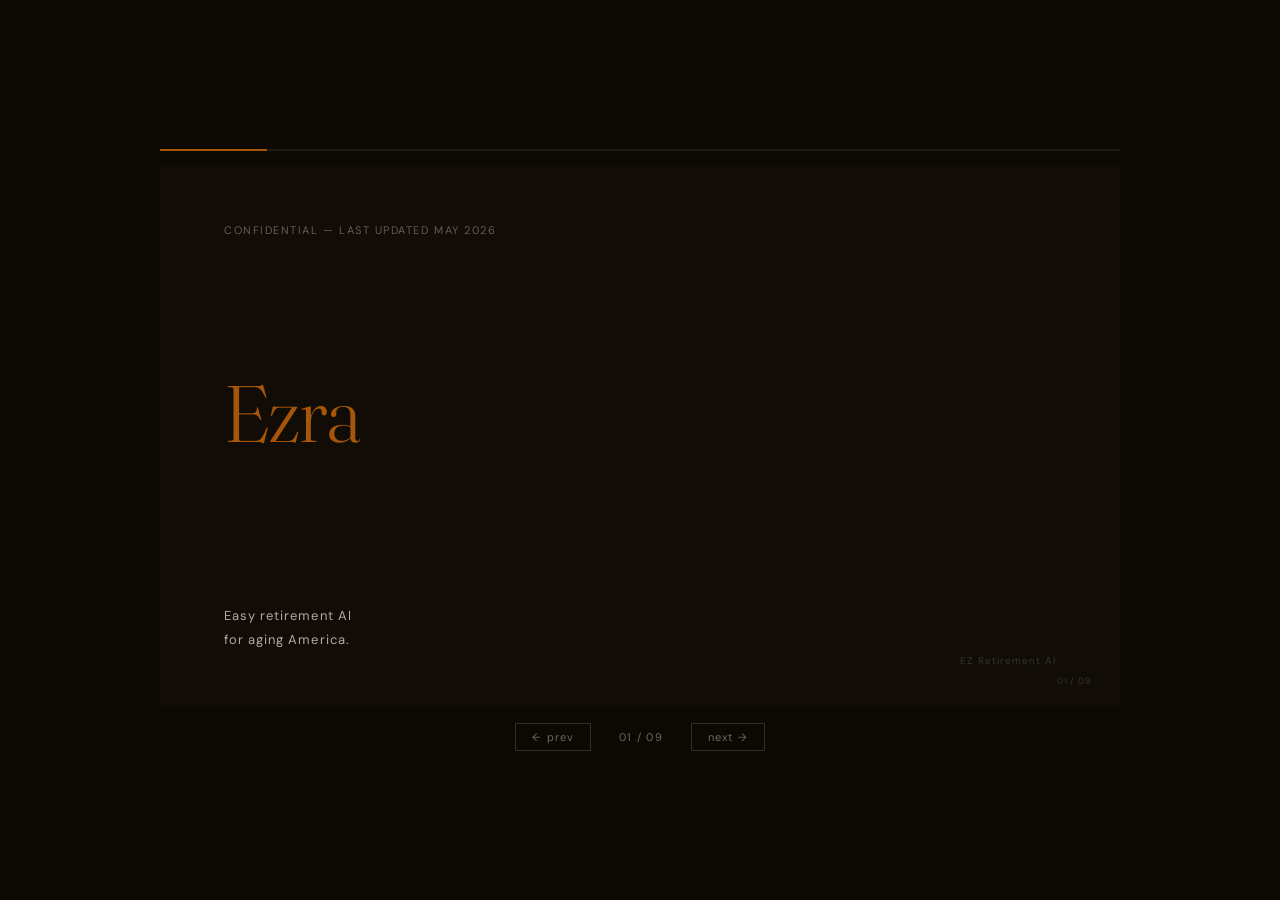
<file: deck.html>
<!DOCTYPE html>
<html lang="en">
<head>
<meta charset="UTF-8">
<meta name="viewport" content="width=device-width, initial-scale=1.0">
<title>Ezra — Easy Retirement AI</title>
<link rel="preconnect" href="https://fonts.googleapis.com">
<link rel="preconnect" href="https://fonts.gstatic.com" crossorigin>
<link href="https://fonts.googleapis.com/css2?family=Fraunces:opsz,wght@9..144,300;9..144,400;9..144,500&family=DM+Sans:wght@300;400;500&display=swap" rel="stylesheet">
<link rel="stylesheet" href="tokens.css">
<style>
/* Hallmark redesign · deck.html · Atelier-warm · soft-luxury editorial */

  :root {
    /* Map old names → new token system so HTML inline styles keep working */
    --black:      var(--color-ink);
    --white:      var(--color-paper);
    --grey-1:     oklch(22% 0.012 78);
    --grey-2:     oklch(26% 0.012 78);
    --grey-3:     var(--color-ink-muted);
    --grey-4:     var(--color-ink-faint);
    --grey-5:     oklch(76% 0.018 80);
    --grey-6:     var(--color-border);
    --grey-7:     var(--color-surface);
    --accent:     var(--color-ink);
    --blue-dark:  var(--color-ink-muted);
    --blue-light: oklch(74% 0.015 82);
    --slide-w: 960px;
    --slide-h: 540px;
  }

  /* Override any remaining inline font-family references */
  [style*="DM Mono"]   { font-family: var(--font-body) !important; }
  [style*="Cormorant"] { font-family: var(--font-display) !important; }

  * { margin: 0; padding: 0; box-sizing: border-box; }

  body {
    background: oklch(14% 0.012 78);
    display: flex;
    flex-direction: column;
    align-items: center;
    justify-content: center;
    min-height: 100vh;
    font-family: var(--font-body);
    padding: 40px 20px;
    gap: 16px;
  }

  /* NAV */
  .nav {
    display: flex;
    align-items: center;
    gap: 20px;
    color: oklch(52% 0.015 82);
    font-size: 11px;
    letter-spacing: 0.12em;
    text-transform: uppercase;
  }

  .nav button {
    background: none;
    border: 1px solid oklch(30% 0.010 78);
    color: oklch(52% 0.015 82);
    font-family: var(--font-body);
    font-size: 11px;
    letter-spacing: 0.1em;
    padding: 6px 16px;
    cursor: pointer;
    transition: all 0.2s;
  }
  .nav button:hover { border-color: oklch(55% 0.010 78); color: oklch(75% 0.015 82); }

  #slide-counter { min-width: 60px; text-align: center; }

  /* SLIDE WRAPPER */
  .deck {
    width: var(--slide-w);
    height: var(--slide-h);
    position: relative;
    overflow: hidden;
  }

  .slide {
    position: absolute;
    inset: 0;
    background: var(--color-paper);
    display: none;
    opacity: 0;
    transition: opacity 0.4s ease;
  }
  .slide.active {
    display: flex;
    opacity: 1;
  }

  /* ─── SLIDE LAYOUTS ─── */
  .s-inner {
    padding: 56px 64px;
    width: 100%;
    display: flex;
    flex-direction: column;
    justify-content: center;
  }

  .eyebrow {
    font-family: var(--font-body);
    font-size: 10px;
    letter-spacing: 0.18em;
    text-transform: uppercase;
    color: var(--color-accent);
    margin-bottom: 28px;
  }

  .display {
    font-family: var(--font-display);
    font-weight: 300;
    font-size: 72px;
    line-height: 1.0;
    color: var(--color-ink);
    letter-spacing: -0.02em;
    font-style: normal;
  }

  .display em { font-style: normal; color: var(--color-accent); }

  .headline {
    font-family: var(--font-display);
    font-weight: 400;
    font-size: 42px;
    line-height: 1.15;
    color: var(--color-ink);
    letter-spacing: -0.01em;
    font-style: normal;
  }

  .headline em { font-style: normal; color: var(--color-accent); }

  .subhead {
    font-family: var(--font-body);
    font-size: 12px;
    line-height: 1.8;
    color: var(--color-ink-muted);
    letter-spacing: 0.01em;
    margin-top: 24px;
    max-width: 540px;
  }

  .rule {
    width: 40px;
    height: 1px;
    background: var(--color-border);
    margin: 32px 0;
  }

  /* SLIDE 1 — COVER */
  #s1 { background: var(--color-ink); }
  #s1 .s-inner { justify-content: space-between; }
  #s1 .display { color: var(--color-paper); font-size: 80px; }
  #s1 .display em { color: var(--color-accent); }
  #s1 .tagline {
    font-family: var(--font-body);
    font-size: 11px;
    color: oklch(48% 0.015 78);
    letter-spacing: 0.14em;
    text-transform: uppercase;
  }
  #s1 .corner {
    font-family: var(--font-body);
    font-size: 10px;
    color: oklch(32% 0.012 78);
    letter-spacing: 0.1em;
    position: absolute;
    bottom: 40px;
    right: 64px;
  }

  /* TWO-COL layout */
  .two-col {
    display: grid;
    grid-template-columns: 1fr 1fr;
    height: 100%;
  }
  .two-col .left {
    padding: 56px 48px 56px 64px;
    display: flex;
    flex-direction: column;
    justify-content: center;
    border-right: 1px solid var(--color-border);
  }
  .two-col .right {
    padding: 56px 64px 56px 48px;
    display: flex;
    flex-direction: column;
    justify-content: center;
  }

  /* STAT BLOCKS */
  .stat-block { margin-top: 32px; display: flex; flex-direction: column; gap: 20px; }
  .stat { display: flex; align-items: baseline; gap: 12px; }
  .stat-num {
    font-family: var(--font-display);
    font-size: 36px;
    font-weight: 300;
    font-style: normal;
    color: var(--color-ink);
    line-height: 1;
  }
  .stat-label {
    font-family: var(--font-body);
    font-size: 10px;
    color: var(--color-ink-muted);
    letter-spacing: 0.08em;
    text-transform: uppercase;
    line-height: 1.5;
    max-width: 200px;
  }

  /* BULLET LIST */
  .mono-list { list-style: none; margin-top: 24px; display: flex; flex-direction: column; gap: 14px; }
  .mono-list li {
    font-family: var(--font-body);
    font-size: 11px;
    color: var(--color-ink-muted);
    letter-spacing: 0.01em;
    line-height: 1.6;
    padding-left: 16px;
    position: relative;
  }
  .mono-list li::before { content: '—'; position: absolute; left: 0; color: var(--color-accent); }

  /* CALLOUT BOX */
  .callout { border: 1px solid var(--color-border); padding: 20px 24px; margin-top: 28px; background: var(--color-surface); }
  .callout-label {
    font-family: var(--font-body);
    font-size: 9px;
    letter-spacing: 0.16em;
    text-transform: uppercase;
    color: var(--color-ink-faint);
    margin-bottom: 8px;
  }
  .callout-body {
    font-family: var(--font-display);
    font-size: 18px;
    font-weight: 400;
    font-style: normal;
    color: var(--color-ink);
    line-height: 1.4;
  }

  /* DARK PANEL */
  .dark-panel { background: var(--color-ink); }
  .dark-panel .headline,
  .dark-panel .display { color: var(--color-paper); }
  .dark-panel .headline em,
  .dark-panel .display em { color: var(--color-accent); }
  .dark-panel .subhead { color: oklch(62% 0.015 82); }
  .dark-panel .eyebrow { color: var(--color-accent); }
  .dark-panel .mono-list li { color: oklch(60% 0.015 82); }
  .dark-panel .mono-list li::before { color: var(--color-accent); }
  .dark-panel .stat-num { color: var(--color-paper); }
  .dark-panel .stat-label { color: oklch(60% 0.015 82); }
  .dark-panel .rule { background: oklch(28% 0.012 78); }
  .dark-panel .two-col .left { border-right-color: oklch(26% 0.012 78); }
  .dark-panel .callout { background: oklch(22% 0.012 78); border-color: oklch(28% 0.012 78); }
  .dark-panel .callout-label { color: oklch(50% 0.012 78); }
  .dark-panel .callout-body { color: var(--color-paper); }

  /* SLIDE 9 — ECONOMICS */
  #s9 { background: var(--color-paper); }
  #s9 .s-inner { padding: 40px 64px; justify-content: flex-start; }

  .econ-grid { display: grid; grid-template-columns: 1fr 1fr; gap: 32px; margin-top: 28px; }
  .econ-controls { display: flex; flex-direction: column; gap: 24px; }
  .slider-block { display: flex; flex-direction: column; gap: 8px; }
  .slider-label { display: flex; justify-content: space-between; align-items: baseline; }
  .slider-name {
    font-family: var(--font-body);
    font-size: 10px;
    letter-spacing: 0.12em;
    text-transform: uppercase;
    color: var(--color-ink-muted);
  }
  .slider-val {
    font-family: var(--font-display);
    font-size: 20px;
    font-style: normal;
    color: var(--color-ink);
  }

  input[type=range] {
    -webkit-appearance: none;
    width: 100%;
    height: 1px;
    background: var(--color-rule);
    outline: none;
  }
  input[type=range]::-webkit-slider-thumb {
    -webkit-appearance: none;
    width: 12px;
    height: 12px;
    background: var(--color-ink);
    cursor: pointer;
    border-radius: 0;
  }

  .econ-output { display: flex; flex-direction: column; justify-content: center; border-left: 1px solid var(--color-border); padding-left: 32px; gap: 20px; }
  .arr-row { display: flex; flex-direction: column; gap: 4px; }
  .arr-label {
    font-family: var(--font-body);
    font-size: 9px;
    letter-spacing: 0.16em;
    text-transform: uppercase;
    color: var(--color-ink-faint);
  }
  .arr-value {
    font-family: var(--font-display);
    font-size: 36px;
    font-weight: 300;
    font-style: normal;
    color: var(--color-ink);
    line-height: 1;
    transition: all 0.3s;
  }
  .arr-families { font-family: var(--font-body); font-size: 10px; color: var(--color-ink-muted); margin-top: 2px; }
  .arr-bar { height: 2px; background: var(--color-surface); margin-top: 2px; position: relative; overflow: hidden; }
  .arr-bar-fill { position: absolute; left: 0; top: 0; bottom: 0; background: var(--color-accent); transition: width 0.4s ease; }

  /* SLIDE NUMBER */
  .slide-num {
    position: absolute;
    bottom: 20px;
    right: 28px;
    font-family: var(--font-body);
    font-size: 9px;
    color: var(--color-ink-faint);
    letter-spacing: 0.1em;
  }
  #s1 .slide-num { color: oklch(32% 0.012 78); }

  /* PROGRESS BAR */
  .progress-bar { width: var(--slide-w); height: 2px; background: oklch(22% 0.012 78); position: relative; }
  .progress-fill { height: 100%; background: var(--color-accent); transition: width 0.4s ease; }

  /* SMS MOCKUP */
  .sms-thread { display: flex; flex-direction: column; gap: 10px; margin-top: 16px; }
  .sms-msg {
    font-family: var(--font-body);
    font-size: 10px;
    line-height: 1.6;
    padding: 10px 14px;
    max-width: 85%;
    letter-spacing: 0.01em;
  }
  .sms-msg.ezra  { background: var(--color-surface); color: var(--color-ink-muted); align-self: flex-start; }
  .sms-msg.user  { background: var(--color-ink); color: var(--color-paper); align-self: flex-end; }
  .sms-sender { font-size: 8px; letter-spacing: 0.12em; text-transform: uppercase; color: var(--color-ink-faint); margin-bottom: 2px; }
  .sms-wrapper { display: flex; flex-direction: column; }
  .sms-wrapper.right { align-items: flex-end; }

</style>
</head>
<body>

<!-- PROGRESS -->
<div class="progress-bar" style="width:var(--slide-w)">
  <div class="progress-fill" id="progress" style="width:11.1%"></div>
</div>

<!-- DECK -->
<div class="deck">

  <!-- S1: COVER -->
  <div class="slide active" id="s1">
    <div class="s-inner">
      <div class="tagline">Confidential — Last updated May 2026</div>
      <div class="display"><em>Ezra</em></div>
      <div style="margin-top:16px">
        <div style="font-family:'DM Mono',monospace;font-size:13px;color:var(--blue-light);letter-spacing:0.08em;line-height:1.8">
          Easy retirement AI<br>for aging America.
        </div>
      </div>
    </div>
    <div class="corner">EZ Retirement AI</div>
    <div class="slide-num">01 / 09</div>
  </div>

  <!-- S2: THE MOMENT -->
  <div class="slide" id="s2">
    <div class="two-col">
      <div class="left">
        <div class="eyebrow">The Moment</div>
        <div class="headline">The largest wealth<br>transfer in history<br><em>is happening now.</em></div>
      </div>
      <div class="right">
        <div class="stat-block">
          <div class="stat">
            <div class="stat-num">10,000</div>
            <div class="stat-label">Americans turning 65 every day for the next decade</div>
          </div>
          <div class="rule"></div>
          <div class="stat">
            <div class="stat-num">$80T</div>
            <div class="stat-label">in boomer wealth — the largest intergenerational concentration in history</div>
          </div>
          <div class="rule"></div>
          <div class="stat">
            <div class="stat-num">$180K</div>
            <div class="stat-label">average family loss from preventable tax and planning errors over retirement years</div>
          </div>
        </div>
      </div>
    </div>
    <div class="slide-num">02 / 09</div>
  </div>

  <!-- S3: WHY NOW -->
  <div class="slide dark-panel" id="s3">
    <div class="s-inner">
      <div class="eyebrow">Why Now</div>
      <div class="headline">These were always<br>high-value services.<br><em>They were never profitable at scale.</em></div>
      <div class="subhead">
        Medicare optimization, estate document drafting, withdrawal sequencing — the human labor cost always exceeded what most families would pay. LLMs flip the unit economics entirely. Services that required a $400/hr attorney or a $2,000/yr advisor now cost cents to deliver. The unlock isn't AI hype. It's a structural shift in cost structure.
      </div>
    </div>
    <div class="slide-num">03 / 09</div>
  </div>

  <!-- S4: ESTATE / TRUST — THE HOOK -->
  <div class="slide" id="s4">
    <div class="two-col">
      <div class="left">
        <div class="eyebrow">Revenue Layer 01 — The Hook</div>
        <div class="headline">Wealth transfer.<br><em>Optimizing what<br>$80T passes on.</em></div>
        <div class="callout">
          <div class="callout-label">The gap</div>
          <div class="callout-body">60–70% of homeowning boomer households benefit from a trust over a will. Only 30% have one. A revocable trust costs $3,000–7,000 from an attorney. Upload a tax return. Get a draft trust in minutes.</div>
        </div>
      </div>
      <div class="right">
        <ul class="mono-list">
          <li><strong>Trust structuring</strong> — upload a 1040-SR and Ezra extracts the family's financial picture, identifies probate exposure, and generates a draft trust. Attorney reviews and closes. ~$300 direct fee vs. $3K–7K from an attorney.</li>
          <li><strong>Account setup</strong> — 529s, UTMAs, DAFs, QCDs. Ezra identifies the gap, opens the account, earns the custodian referral. RIA registration converts this to a full advisory relationship at Series A.</li>
          <li><strong>Beneficiary gaps &amp; document staleness</strong> — designations override the will entirely. Ezra cross-references family structure and flags mismatches. Pure subscription value.</li>
          <li><strong>Later stage</strong> — Medicaid asset protection planning, irrevocable trust structures, special needs trusts routed to specialist counsel.</li>
        </ul>
      </div>
    </div>
    <div class="slide-num">04 / 09</div>
  </div>

  <!-- S5: MEDICARE -->
  <div class="slide" id="s5">
    <div class="two-col">
      <div class="left">
        <div class="eyebrow">Revenue Layer 02</div>
        <div class="headline">Medicare.<br><em>Pure savings.<br>No cost. No conflict.</em></div>
        <div class="callout">
          <div class="callout-label">The alignment</div>
          <div class="callout-body">Ezra earns a broker commission paid by the carrier at open enrollment — with full incentive to optimize. The family saves. The carrier pays. Ezra earns.</div>
        </div>
      </div>
      <div class="right">
        <ul class="mono-list">
          <li><strong>Open enrollment execution</strong> — Oct 15–Dec 7, annual plan comparison, switch executed in one reply. $100–200 broker commission, carrier-paid, recurring every year.</li>
          <li><strong>Medicaid &amp; LIS enrollment</strong> — many beneficiaries qualify for Low Income Subsidy ("Extra Help") reducing Part D premiums and copays significantly. No commission — pure mission alignment.</li>
          <li><strong>IRMAA monitoring</strong> — income proximity tracking year-round. One dollar over threshold = $2,000+ annual surcharge. Ezra watches so the family doesn't have to.</li>
          <li><strong>Later stage</strong> — Part D formulary optimization as prescriptions evolve; Advantage vs. supplement reassessment when health status shifts.</li>
        </ul>
      </div>
    </div>
    <div class="slide-num">05 / 09</div>
  </div>

  <!-- S6: SUBSCRIPTION -->
  <div class="slide" id="s6">
    <div class="s-inner" style="max-width:800px">
      <div class="eyebrow">The Retention Anchor</div>
      <div class="headline">Always-on monitoring.<br><em>Value is ambient — not episodic.</em></div>
      <div class="rule"></div>
      <div style="display:grid;grid-template-columns:1fr 1fr;gap:32px">
        <ul class="mono-list">
          <li>Subscription and bill drift detection</li>
          <li>Fraud and scam monitoring — highest-risk demographic for account takeover</li>
          <li>IRMAA income proximity tracking</li>
          <li>RMD deadline management</li>
        </ul>
        <ul class="mono-list">
          <li>Beneficiary and document staleness alerts</li>
          <li>Cash flow anomaly detection</li>
          <li>Savings rate optimization — HYSA, T-bill alternatives</li>
          <li>Social Security annual reassessment</li>
        </ul>
      </div>
      <div class="callout" style="margin-top:32px">
        <div class="callout-label">The logic</div>
        <div class="callout-body">Families keep paying even in months with no urgent action. The subscription is the floor — not the ceiling. $29/month.</div>
      </div>
    </div>
    <div class="slide-num">06 / 09</div>
  </div>

  <!-- S7: INTERFACE -->
  <div class="slide" id="s7">
    <div class="two-col">
      <div class="left">
        <div class="eyebrow">The Interface Advantage</div>
        <div class="headline">SMS for parents.<br>Dashboard for<br><em>the beneficiaries.</em></div>
        <div class="subhead" style="margin-top:20px;font-size:11px">
          The adult child (45–55, digitally native) is the entry point — they upload the tax return, review the trust draft, and decide when to bring the parent in. The SMS layer deepens the relationship once trust is established, not before. The millennial who saves their parents $8,400 in year one tells everyone they know. That's the viral loop.
        </div>
      </div>
      <div class="right" style="padding-top:40px">
        <div class="eyebrow" style="margin-bottom:16px">A real interaction</div>
        <div class="sms-thread">
          <div class="sms-wrapper">
            <div class="sms-sender">Ezra</div>
            <div class="sms-msg ezra">Hi Margaret — your Medicare Part D plan renews Dec 1st. I found a plan with identical coverage saving $340/year. Your daughter Linda can see this message too. Reply YES to switch, NO to keep your current plan.</div>
          </div>
          <div class="sms-wrapper right">
            <div class="sms-sender" style="text-align:right">Margaret</div>
            <div class="sms-msg user">YES</div>
          </div>
          <div class="sms-wrapper">
            <div class="sms-sender">Ezra</div>
            <div class="sms-msg ezra">Done. New plan starts Jan 1st. Confirmation sent to your email. Linda has been notified.</div>
          </div>
        </div>
      </div>
    </div>
    <div class="slide-num">07 / 09</div>
  </div>

  <!-- S8: MOAT -->
  <div class="slide dark-panel" id="s8">
    <div class="two-col">
      <div class="left dark-panel" style="border-right-color:#222">
        <div class="eyebrow">The Moat</div>
        <div class="headline" style="font-size:34px">Licensed infrastructure<br>compounds in ways<br><em>software cannot.</em></div>
        <div class="subhead" style="margin-top:24px">
          Pure software competitors can copy a dashboard. Nobody can quickly replicate years of carrier relationships, brokerage arrangements, and licensed infrastructure.
        </div>
      </div>
      <div class="right dark-panel">
        <ul class="mono-list" style="gap:18px">
          <li><strong style="color:#aaa">Medicare broker licensing</strong> — top 10 states cover ~60% of Medicare Advantage enrollment. Proprietary carrier data yields better recommendations.</li>
          <li><strong style="color:#aaa">RIA registration</strong> — makes withdrawal sequencing and Roth conversion recommendations legally clean.</li>
          <li><strong style="color:#aaa">Custodial relationships</strong> — unlocks float revenue on balance transfers. HYSA optimization becomes a revenue line.</li>
          <li><strong style="color:#aaa">The compounding logic</strong> — more enrollments → better carrier terms → better plan data → better recommendations → more enrollments.</li>
          <li><strong style="color:#aaa">Shortcut</strong> — acquire a small licensed Medicare brokerage or independent RIA rather than build from scratch. Licensed book + AI transformation of legacy pipeline.</li>
        </ul>
      </div>
    </div>
    <div class="slide-num">08 / 09</div>
  </div>

  <!-- S9: ECONOMICS -->
  <div class="slide" id="s9">
    <div class="s-inner">
      <div class="eyebrow">The Economics</div>
      <div class="headline" style="font-size:32px">Three revenue lines.<br><em>Tune the mix.</em></div>
      <div class="econ-grid">
        <div class="econ-controls">
          <div class="slider-block">
            <div class="slider-label">
              <span class="slider-name">Families</span>
              <span class="slider-val" id="fam-val">10,000</span>
            </div>
            <input type="range" id="fam" min="1000" max="100000" step="1000" value="10000">
          </div>
          <div class="slider-block">
            <div class="slider-label">
              <span class="slider-name">Subscription ($29/mo)</span>
              <span class="slider-val" id="sub-pct-val">70%</span>
            </div>
            <input type="range" id="sub-pct" min="0" max="100" step="5" value="70">
            <div style="font-family:'DM Mono',monospace;font-size:9px;color:var(--blue-dark);margin-top:4px">% of families paying</div>
          </div>
          <div class="slider-block">
            <div class="slider-label">
              <span class="slider-name">Medicare enrolled</span>
              <span class="slider-val" id="med-pct-val">40%</span>
            </div>
            <input type="range" id="med-pct" min="0" max="100" step="5" value="40">
            <div style="font-family:'DM Mono',monospace;font-size:9px;color:var(--blue-dark);margin-top:4px">$150 avg broker fee/yr</div>
          </div>
          <div class="slider-block">
            <div class="slider-label">
              <span class="slider-name">One-off services</span>
              <span class="slider-val" id="one-pct-val">15%</span>
            </div>
            <input type="range" id="one-pct" min="0" max="50" step="5" value="15">
            <div style="font-family:'DM Mono',monospace;font-size:9px;color:var(--blue-dark);margin-top:4px">$300 avg (trusts, referrals)</div>
          </div>
        </div>

        <div class="econ-output">
          <div class="arr-row">
            <div class="arr-label">Subscription ARR</div>
            <div class="arr-value" id="sub-arr">$2.4M</div>
            <div class="arr-bar"><div class="arr-bar-fill" id="sub-bar" style="width:0%"></div></div>
          </div>
          <div class="arr-row">
            <div class="arr-label">Medicare broker ARR</div>
            <div class="arr-value" id="med-arr">$600K</div>
            <div class="arr-bar"><div class="arr-bar-fill" id="med-bar" style="width:0%"></div></div>
          </div>
          <div class="arr-row">
            <div class="arr-label">One-off services</div>
            <div class="arr-value" id="one-arr">$450K</div>
            <div class="arr-bar"><div class="arr-bar-fill" id="one-bar" style="width:0%"></div></div>
          </div>
          <div style="border-top:1px solid var(--grey-6);padding-top:16px;margin-top:4px">
            <div class="arr-label">Total ARR</div>
            <div class="arr-value" id="total-arr" style="font-size:48px">$3.45M</div>
            <div class="arr-families" id="total-note">~10,000 families</div>
          </div>
        </div>
      </div>
    </div>
    <div class="slide-num">09 / 09</div>
  </div>

</div><!-- /deck -->

<!-- NAV -->
<div class="nav">
  <button onclick="go(-1)">← prev</button>
  <span id="slide-counter">01 / 09</span>
  <button onclick="go(1)">next →</button>
</div>

<script>
  let current = 0;
  const slides = document.querySelectorAll('.slide');
  const total = slides.length;

  function go(dir) {
    slides[current].classList.remove('active');
    current = Math.max(0, Math.min(total - 1, current + dir));
    slides[current].classList.add('active');
    document.getElementById('slide-counter').textContent =
      String(current + 1).padStart(2, '0') + ' / ' + String(total).padStart(2, '0');
    document.getElementById('progress').style.width = ((current + 1) / total * 100) + '%';
  }

  document.addEventListener('keydown', e => {
    if (e.key === 'ArrowRight' || e.key === 'ArrowDown') go(1);
    if (e.key === 'ArrowLeft' || e.key === 'ArrowUp') go(-1);
  });

  // ECONOMICS CALCULATOR
  function fmt(n) {
    if (n >= 1000000) return '$' + (n / 1000000).toFixed(2).replace(/\.?0+$/, '') + 'M';
    if (n >= 1000) return '$' + Math.round(n / 1000) + 'K';
    return '$' + n;
  }

  function calcEcon() {
    const fam = parseInt(document.getElementById('fam').value);
    const subPct = parseInt(document.getElementById('sub-pct').value) / 100;
    const medPct = parseInt(document.getElementById('med-pct').value) / 100;
    const onePct = parseInt(document.getElementById('one-pct').value) / 100;

    document.getElementById('fam-val').textContent = fam.toLocaleString();
    document.getElementById('sub-pct-val').textContent = Math.round(subPct * 100) + '%';
    document.getElementById('med-pct-val').textContent = Math.round(medPct * 100) + '%';
    document.getElementById('one-pct-val').textContent = Math.round(onePct * 100) + '%';

    const subArr = fam * subPct * 29 * 12;
    const medArr = fam * medPct * 150;
    const oneArr = fam * onePct * 300;
    const totalArr = subArr + medArr + oneArr;
    const maxArr = totalArr || 1;

    document.getElementById('sub-arr').textContent = fmt(subArr);
    document.getElementById('med-arr').textContent = fmt(medArr);
    document.getElementById('one-arr').textContent = fmt(oneArr);
    document.getElementById('total-arr').textContent = fmt(totalArr);
    document.getElementById('total-note').textContent = '~' + fam.toLocaleString() + ' families';

    document.getElementById('sub-bar').style.width = (subArr / maxArr * 100) + '%';
    document.getElementById('med-bar').style.width = (medArr / maxArr * 100) + '%';
    document.getElementById('one-bar').style.width = (oneArr / maxArr * 100) + '%';
  }

  ['fam', 'sub-pct', 'med-pct', 'one-pct'].forEach(id => {
    document.getElementById(id).addEventListener('input', calcEcon);
  });

  calcEcon();
</script>
</body>
</html>
</file>
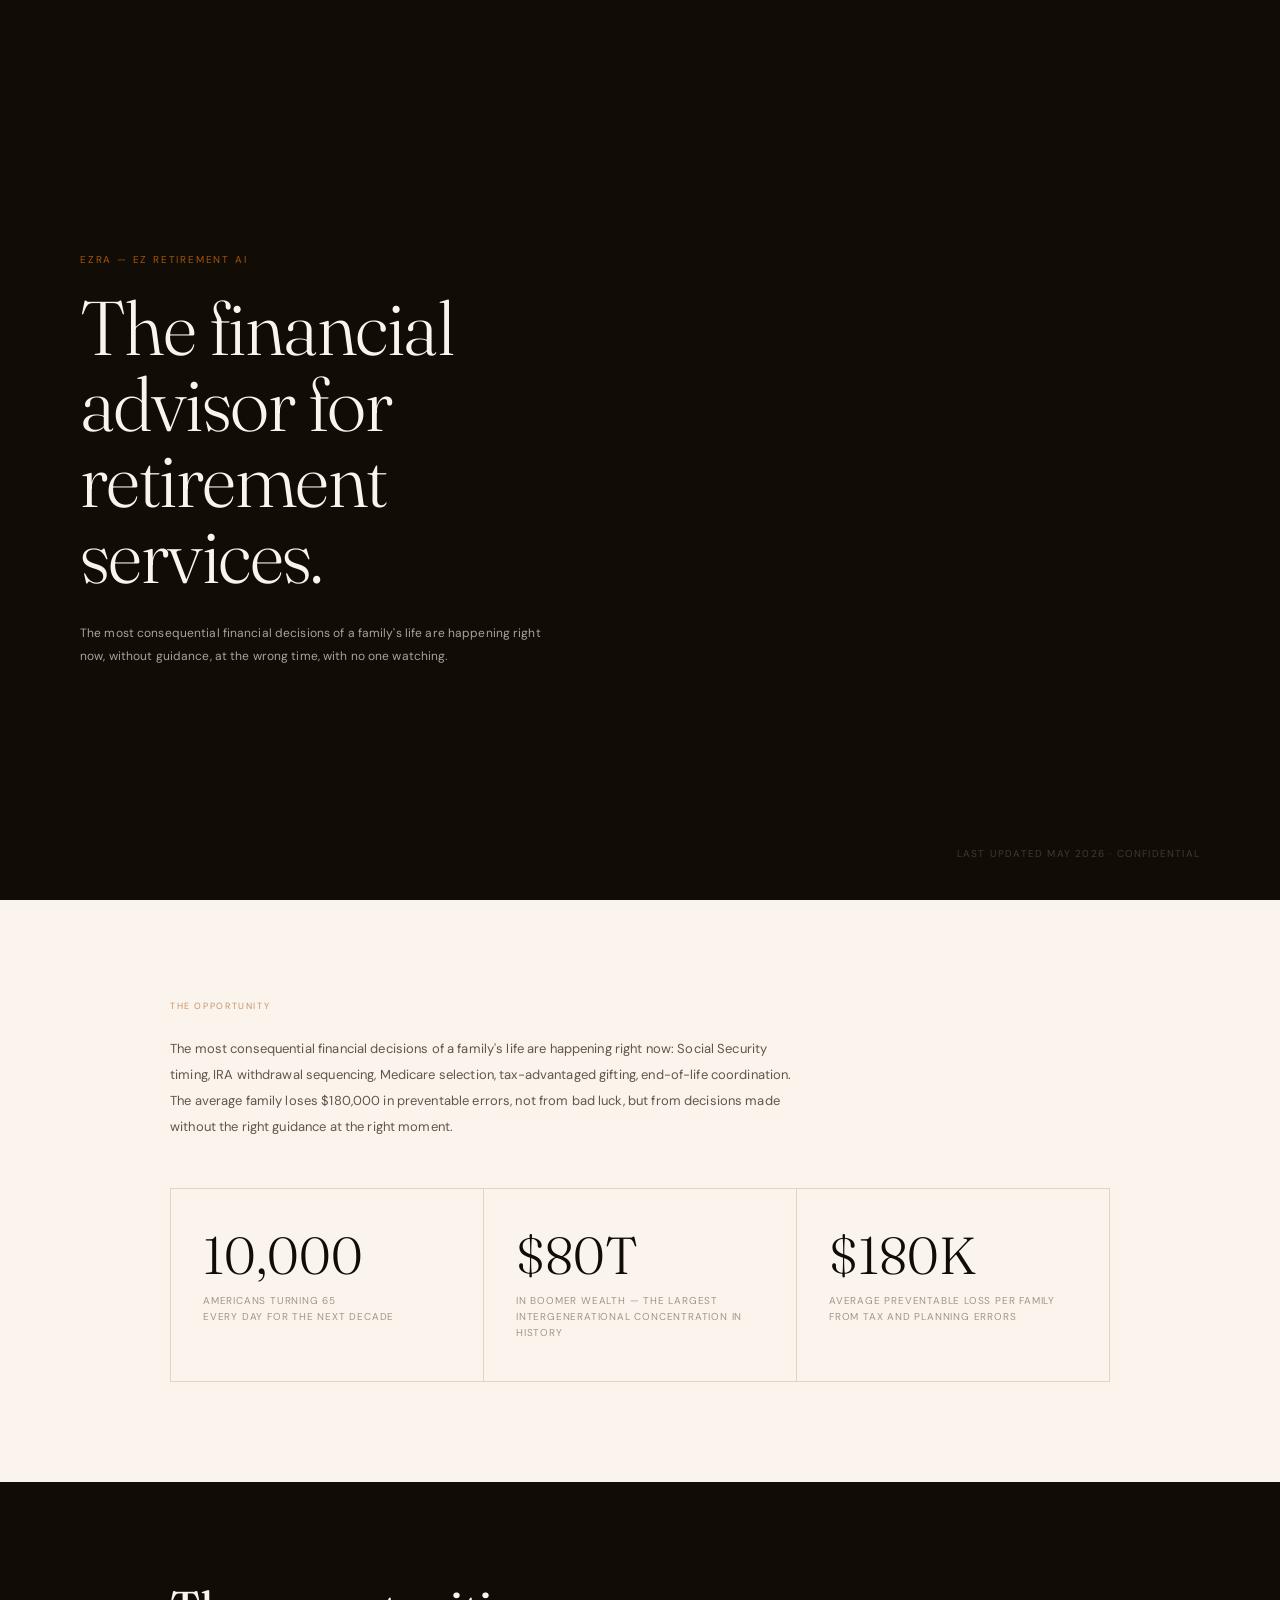
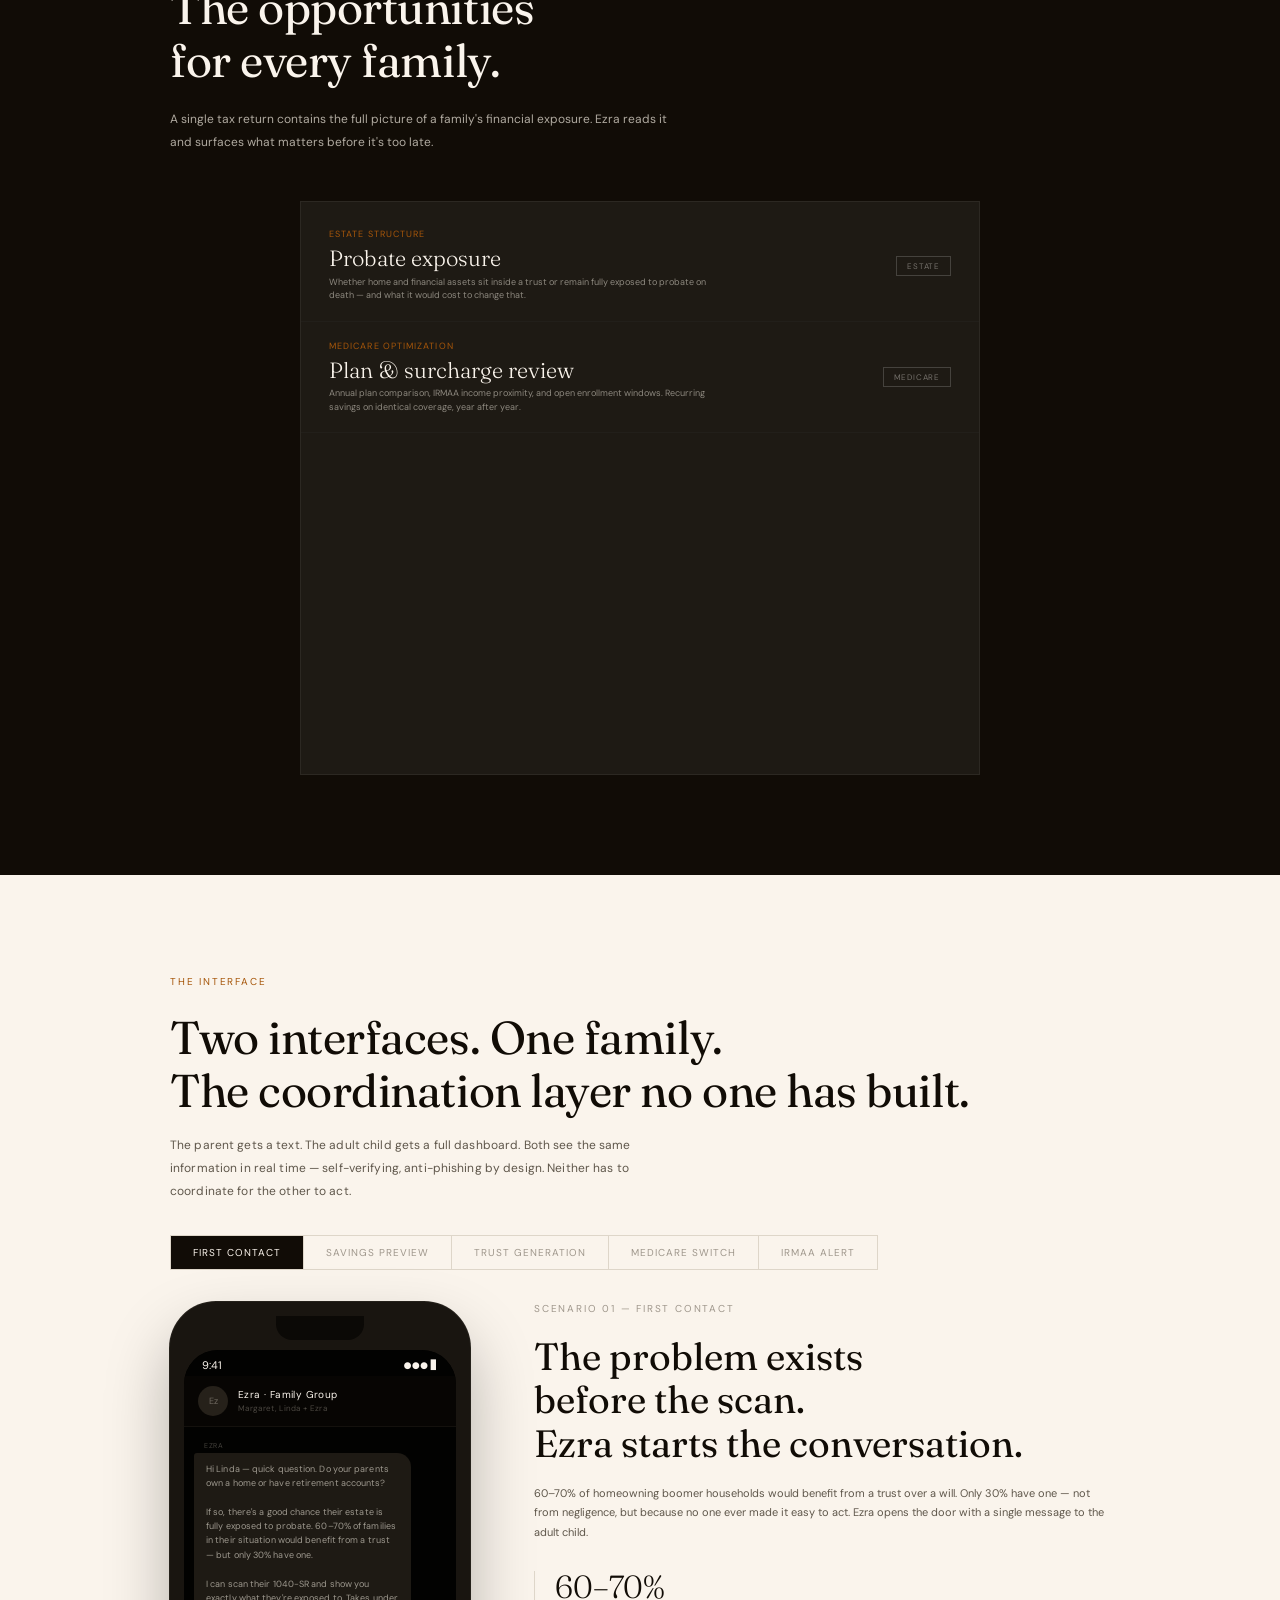
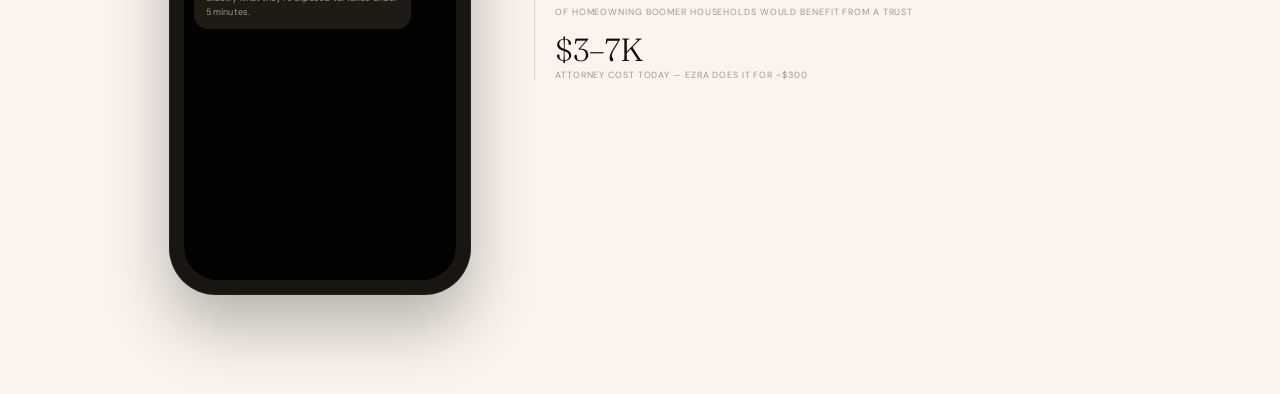
<file: discovery.html>
<!DOCTYPE html>
<html lang="en">
<head>
<meta charset="UTF-8">
<meta name="viewport" content="width=device-width, initial-scale=1.0">
<title>Ezra — The Discovery</title>
<link rel="preconnect" href="https://fonts.googleapis.com">
<link rel="preconnect" href="https://fonts.gstatic.com" crossorigin>
<link href="https://fonts.googleapis.com/css2?family=Fraunces:opsz,wght@9..144,300;9..144,400;9..144,500&family=DM+Sans:wght@300;400;500&display=swap" rel="stylesheet">
<link rel="stylesheet" href="tokens.css">
<style>
/* Hallmark redesign · discovery.html · Atelier-warm · soft-luxury editorial */

  :root {
    /* Map old names → new token system so HTML inline styles keep working */
    --black:      var(--color-ink);
    --white:      var(--color-paper);
    --grey-1:     oklch(22% 0.012 78);
    --grey-2:     oklch(26% 0.012 78);
    --grey-3:     var(--color-ink-muted);
    --grey-4:     var(--color-ink-faint);
    --grey-5:     oklch(76% 0.018 80);
    --grey-6:     var(--color-border);
    --grey-7:     var(--color-surface);
    --blue-dark:  var(--color-ink-muted);
    --blue-light: oklch(74% 0.015 82);
  }

  /* Override any remaining inline font-family references */
  [style*="DM Mono"]   { font-family: var(--font-body) !important; }
  [style*="Cormorant"] { font-family: var(--font-display) !important; }

  * { margin: 0; padding: 0; box-sizing: border-box; }

  body {
    background: var(--color-paper);
    font-family: var(--font-body);
    color: var(--color-ink);
  }

  /* ── SHARED TYPOGRAPHY ── */
  .eyebrow {
    font-family: var(--font-body);
    font-size: 10px;
    letter-spacing: 0.18em;
    text-transform: uppercase;
    color: var(--color-accent);
    margin-bottom: 24px;
  }

  .display {
    font-family: var(--font-display);
    font-weight: 300;
    font-size: 76px;
    line-height: 1.0;
    color: var(--color-ink);
    letter-spacing: -0.02em;
    font-style: normal;
  }

  .display em { font-style: normal; color: var(--color-accent); }

  .headline {
    font-family: var(--font-display);
    font-weight: 400;
    font-size: 46px;
    line-height: 1.15;
    color: var(--color-ink);
    letter-spacing: -0.01em;
    font-style: normal;
  }

  .headline em { font-style: normal; color: var(--color-accent); }

  .body-mono {
    font-family: var(--font-body);
    font-size: 12px;
    line-height: 1.9;
    color: var(--color-ink-muted);
    letter-spacing: 0.01em;
  }

  .rule { width: 40px; height: 1px; background: var(--color-border); margin: 32px 0; }

  .callout {
    border: 1px solid var(--color-border);
    padding: 20px 24px;
    margin-top: 28px;
    max-width: 560px;
    background: var(--color-surface);
  }
  .callout-label {
    font-family: var(--font-body);
    font-size: 9px;
    letter-spacing: 0.16em;
    text-transform: uppercase;
    color: var(--color-ink-faint);
    margin-bottom: 8px;
  }
  .callout-body {
    font-family: var(--font-display);
    font-size: 18px;
    font-weight: 400;
    font-style: normal;
    color: var(--color-ink);
    line-height: 1.4;
  }

  /* ── LAYOUT ── */
  .wrap { max-width: 1100px; margin: 0 auto; padding: 0 80px; }
  .section { padding: 100px 0; }
  hr.divider { border: none; border-top: 1px solid var(--color-border); }

  /* ── FADE-IN ── */
  .fi {
    opacity: 0;
    transform: translateY(14px);
    transition: opacity 0.55s ease, transform 0.55s ease;
  }
  .fi.visible { opacity: 1; transform: translateY(0); }
  .fi-delay-1 { transition-delay: 0.1s; }
  .fi-delay-2 { transition-delay: 0.2s; }
  .fi-delay-3 { transition-delay: 0.3s; }

  /* ── HERO ── */
  .hero {
    background: var(--color-ink);
    padding: 120px 80px 100px;
    min-height: 100vh;
    display: flex;
    flex-direction: column;
    justify-content: center;
    position: relative;
  }
  .hero .eyebrow { color: var(--color-accent); }
  .hero .display { color: var(--color-paper); }
  .hero .body-mono { color: oklch(72% 0.015 82); max-width: 480px; margin-top: 28px; }
  .scan-section .body-mono { color: oklch(72% 0.015 82); }
  .hero-tag {
    font-family: var(--font-body);
    font-size: 10px;
    color: oklch(35% 0.012 78);
    letter-spacing: 0.12em;
    text-transform: uppercase;
    position: absolute;
    bottom: 40px;
    right: 80px;
  }

  /* ── STATS GRID ── */
  .stats-grid {
    display: grid;
    grid-template-columns: repeat(3, 1fr);
    border-top: 1px solid var(--color-border);
    border-left: 1px solid var(--color-border);
    margin-top: 48px;
  }
  .stat-cell {
    padding: 40px 32px;
    border-right: 1px solid var(--color-border);
    border-bottom: 1px solid var(--color-border);
  }
  .stat-num {
    font-family: var(--font-display);
    font-size: 52px;
    font-weight: 300;
    font-style: normal;
    color: var(--color-ink);
    line-height: 1;
    margin-bottom: 12px;
  }
  .stat-label {
    font-family: var(--font-body);
    font-size: 10px;
    color: var(--color-ink-faint);
    letter-spacing: 0.08em;
    text-transform: uppercase;
    line-height: 1.6;
  }

  /* ── SCAN ── */
  .scan-section {
    background: var(--color-ink);
    padding: 100px 80px;
  }
  .scan-section .headline { color: var(--color-paper); }

  .scan-card {
    background: oklch(22% 0.012 78);
    border: 1px solid oklch(28% 0.012 78);
    max-width: 680px;
    margin: 48px auto 0;
    opacity: 0;
    transform: translateY(16px);
    transition: opacity 0.5s ease, transform 0.5s ease;
  }
  .scan-card.visible { opacity: 1; transform: translateY(0); }

  .scan-header {
    padding: 20px 28px;
    border-bottom: 1px solid oklch(28% 0.012 78);
    display: flex;
    justify-content: space-between;
    align-items: center;
  }
  .scan-family {
    font-family: var(--font-body);
    font-size: 10px;
    color: oklch(72% 0.015 82);
    letter-spacing: 0.12em;
    text-transform: uppercase;
  }
  .scan-meta {
    font-family: var(--font-body);
    font-size: 9px;
    color: oklch(72% 0.015 82);
    opacity: 0.55;
    letter-spacing: 0.08em;
    text-transform: uppercase;
    margin-top: 3px;
  }

  .scan-findings { padding: 8px 0; }

  .finding {
    padding: 18px 28px;
    border-bottom: 1px solid oklch(24% 0.010 78);
    display: grid;
    grid-template-columns: 1fr auto;
    gap: 20px;
    align-items: center;
    opacity: 0;
    transform: translateX(-6px);
    transition: opacity 0.35s ease, transform 0.35s ease;
  }
  .finding.visible { opacity: 1; transform: translateX(0); }
  .finding:last-child { border-bottom: none; }

  .finding-label {
    font-family: var(--font-body);
    font-size: 9px;
    color: var(--color-accent);
    letter-spacing: 0.12em;
    text-transform: uppercase;
    margin-bottom: 5px;
  }
  .finding-value {
    font-family: var(--font-display);
    font-size: 22px;
    font-weight: 300;
    font-style: normal;
    color: var(--color-paper);
    line-height: 1.2;
  }
  .finding-detail {
    font-family: var(--font-body);
    font-size: 9px;
    color: oklch(72% 0.015 82);
    opacity: 0.8;
    margin-top: 4px;
    line-height: 1.5;
    max-width: 380px;
  }
  .badge {
    font-family: var(--font-body);
    font-size: 8px;
    letter-spacing: 0.1em;
    text-transform: uppercase;
    padding: 4px 10px;
    border: 1px solid;
    white-space: nowrap;
  }
  .badge-high { color: oklch(70% 0.12 55); border-color: oklch(38% 0.10 55); }
  .badge-med  { color: oklch(55% 0.010 78); border-color: oklch(38% 0.010 78); }

  .scan-total {
    padding: 20px 28px;
    border-top: 1px solid oklch(28% 0.012 78);
    background: oklch(18% 0.010 78);
    display: flex;
    justify-content: space-between;
    align-items: center;
  }
  .scan-total-label {
    font-family: var(--font-body);
    font-size: 9px;
    color: oklch(72% 0.015 82);
    letter-spacing: 0.14em;
    text-transform: uppercase;
  }
  .scan-total-sub {
    font-family: var(--font-body);
    font-size: 8px;
    color: oklch(72% 0.015 82);
    opacity: 0.55;
    margin-top: 3px;
  }
  .scan-total-value {
    font-family: var(--font-display);
    font-size: 40px;
    font-weight: 300;
    font-style: normal;
    color: var(--color-paper);
  }

  .replay-btn {
    background: none;
    border: 1px solid oklch(30% 0.010 78);
    color: oklch(48% 0.010 78);
    font-family: var(--font-body);
    font-size: 9px;
    letter-spacing: 0.12em;
    text-transform: uppercase;
    padding: 8px 18px;
    cursor: pointer;
    margin-top: 20px;
    display: none;
    transition: all 0.2s;
  }
  .replay-btn:hover { border-color: oklch(50% 0.010 78); color: oklch(65% 0.010 78); }

  /* ── PHONE / SMS ── */
  .phone-section { padding: 100px 0; }

  .scenario-tabs {
    display: flex;
    border: 1px solid var(--color-border);
    width: fit-content;
    margin: 32px 0;
  }
  .tab {
    background: none;
    border: none;
    border-right: 1px solid var(--color-border);
    color: var(--color-ink-faint);
    font-family: var(--font-body);
    font-size: 10px;
    letter-spacing: 0.1em;
    text-transform: uppercase;
    padding: 10px 22px;
    cursor: pointer;
    transition: all 0.15s;
  }
  .tab:last-child { border-right: none; }
  .tab.active { background: var(--color-ink); color: var(--color-paper); }
  .tab:hover:not(.active) { background: var(--color-surface); }

  .phone-layout {
    display: grid;
    grid-template-columns: 300px 1fr;
    gap: 64px;
    align-items: start;
  }

  /* phone frame */
  .phone {
    background: oklch(20% 0.012 78);
    border-radius: 46px;
    padding: 14px;
    box-shadow:
      0 0 0 1px oklch(25% 0.012 78),
      0 32px 64px oklch(0% 0 0 / 0.28);
  }
  .phone-notch {
    width: 88px;
    height: 24px;
    background: oklch(14% 0.008 78);
    border-radius: 0 0 16px 16px;
    margin: 0 auto 10px;
  }
  .phone-screen {
    background: oklch(8% 0.006 78);
    border-radius: 34px;
    overflow: hidden;
    height: 530px;
    display: flex;
    flex-direction: column;
  }

  .phone-status {
    background: oklch(8% 0.006 78);
    padding: 8px 18px 4px;
    display: flex;
    justify-content: space-between;
    align-items: center;
    flex-shrink: 0;
  }
  .phone-time { font-family: var(--font-body); font-size: 11px; color: var(--color-paper); }
  .phone-icons { font-family: var(--font-body); font-size: 9px; color: var(--color-paper); letter-spacing: 0.04em; }

  .chat-header {
    background: oklch(12% 0.010 78);
    padding: 10px 14px;
    border-bottom: 1px solid oklch(18% 0.010 78);
    display: flex;
    align-items: center;
    gap: 10px;
    flex-shrink: 0;
  }
  .chat-avatar {
    width: 30px;
    height: 30px;
    background: oklch(25% 0.015 78);
    border-radius: 50%;
    display: flex;
    align-items: center;
    justify-content: center;
    font-family: var(--font-body);
    font-size: 9px;
    color: oklch(52% 0.015 78);
    flex-shrink: 0;
  }
  .chat-name { font-family: var(--font-body); font-size: 10px; color: var(--color-paper); letter-spacing: 0.04em; }
  .chat-members { font-family: var(--font-body); font-size: 8px; color: oklch(40% 0.012 78); margin-top: 2px; letter-spacing: 0.04em; }

  .chat-messages {
    flex: 1;
    padding: 14px 10px;
    display: flex;
    flex-direction: column;
    gap: 8px;
    overflow-y: auto;
  }
  .chat-messages::-webkit-scrollbar { display: none; }

  .msg-wrap { display: flex; flex-direction: column; }
  .msg-wrap.right { align-items: flex-end; }
  .msg-wrap { opacity: 0; transform: translateY(6px); transition: opacity 0.3s ease, transform 0.3s ease; }
  .msg-wrap.visible { opacity: 1; transform: translateY(0); }

  .msg-sender {
    font-family: var(--font-body);
    font-size: 7px;
    color: oklch(38% 0.010 78);
    letter-spacing: 0.1em;
    text-transform: uppercase;
    margin-bottom: 3px;
    padding: 0 10px;
  }
  .msg-bubble {
    padding: 9px 12px;
    max-width: 86%;
    font-family: var(--font-body);
    font-size: 9px;
    line-height: 1.6;
    letter-spacing: 0.01em;
  }
  .msg-bubble.ezra   { background: oklch(22% 0.012 78); color: oklch(68% 0.015 82); border-radius: 3px 14px 14px 14px; }
  .msg-bubble.parent { background: oklch(20% 0.04 145); color: oklch(72% 0.025 145); border-radius: 14px 14px 3px 14px; }
  .msg-bubble.child  { background: oklch(20% 0.035 230); color: oklch(72% 0.025 230); border-radius: 14px 14px 3px 14px; }

  .typing-wrap { opacity: 0; transition: opacity 0.25s; }
  .typing-wrap.visible { opacity: 1; }
  .typing-dots {
    display: flex;
    gap: 4px;
    padding: 9px 12px;
    background: oklch(22% 0.012 78);
    border-radius: 3px 14px 14px 14px;
    width: fit-content;
  }
  .dot {
    width: 5px;
    height: 5px;
    background: oklch(40% 0.012 78);
    border-radius: 50%;
    animation: bounce 1.1s infinite;
  }
  .dot:nth-child(2) { animation-delay: 0.18s; }
  .dot:nth-child(3) { animation-delay: 0.36s; }
  @keyframes bounce {
    0%, 60%, 100% { transform: translateY(0); opacity: 0.5; }
    30% { transform: translateY(-4px); opacity: 1; }
  }

  /* context panel */
  .ctx-eyebrow { font-family: var(--font-body); font-size: 10px; letter-spacing: 0.18em; text-transform: uppercase; color: var(--color-ink-faint); margin-bottom: 20px; }
  .ctx-headline { font-family: var(--font-display); font-size: 38px; font-weight: 400; font-style: normal; line-height: 1.15; color: var(--color-ink); margin-bottom: 18px; }
  .ctx-headline em { font-style: normal; color: var(--color-accent); }
  .ctx-body { font-family: var(--font-body); font-size: 11px; line-height: 1.8; color: var(--color-ink-muted); margin-bottom: 28px; }

  .ctx-stats { display: flex; flex-direction: column; gap: 16px; border-left: 1px solid var(--color-border); padding-left: 20px; }
  .ctx-stat-num { font-family: var(--font-display); font-size: 32px; font-weight: 300; font-style: normal; color: var(--color-ink); line-height: 1; }
  .ctx-stat-label { font-family: var(--font-body); font-size: 9px; color: var(--color-ink-faint); letter-spacing: 0.1em; text-transform: uppercase; margin-top: 3px; }

  .replay-btn-light {
    background: none;
    border: 1px solid var(--color-border);
    color: var(--color-ink-faint);
    font-family: var(--font-body);
    font-size: 9px;
    letter-spacing: 0.12em;
    text-transform: uppercase;
    padding: 8px 18px;
    cursor: pointer;
    margin-top: 24px;
    display: none;
    transition: all 0.2s;
  }
  .replay-btn-light:hover { border-color: var(--color-rule); color: var(--color-ink-muted); }

</style>
</head>
<body>

<!-- HERO -->
<section class="hero">
  <div class="eyebrow">Ezra — EZ Retirement AI</div>
  <div class="display">The financial<br>advisor for<br>retirement<br>services.</div>
  <p class="body-mono">The most consequential financial decisions of a family's life are happening right now, without guidance, at the wrong time, with no one watching.</p>
  <div class="hero-tag">Last updated May 2026 · Confidential</div>
</section>

<!-- MACRO STATS -->
<section class="section">
  <div class="wrap">
    <div class="eyebrow fi" style="font-size:9px;opacity:0.6">The opportunity</div>
    <p class="body-mono fi fi-delay-1" style="max-width:640px;font-size:13px;line-height:2">The most consequential financial decisions of a family's life are happening right now: Social Security timing, IRA withdrawal sequencing, Medicare selection, tax-advantaged gifting, end-of-life coordination. The average family loses $180,000 in preventable errors, not from bad luck, but from decisions made without the right guidance at the right moment.</p>
    <div class="stats-grid fi fi-delay-2" style="margin-top:48px">
      <div class="stat-cell">
        <div class="stat-num">10,000</div>
        <div class="stat-label">Americans turning 65<br>every day for the next decade</div>
      </div>
      <div class="stat-cell">
        <div class="stat-num">$80T</div>
        <div class="stat-label">in boomer wealth — the largest intergenerational concentration in history</div>
      </div>
      <div class="stat-cell">
        <div class="stat-num">$180K</div>
        <div class="stat-label">average preventable loss per family from tax and planning errors</div>
      </div>
    </div>
  </div>
</section>

<!-- DISCOVERY MOMENT -->
<section class="scan-section">
  <div style="max-width:1100px;margin:0 auto;padding:0 80px">
    <div class="headline" style="color:var(--white)">The opportunities<br>for every family.</div>
    <p style="font-family:'DM Mono',monospace;font-size:12px;color:var(--blue-light);margin-top:20px;line-height:1.9;max-width:500px">
      A single tax return contains the full picture of a family's financial exposure. Ezra reads it and surfaces what matters before it's too late.
    </p>

    <div class="scan-card" id="scan-card">
      <div class="scan-findings">
        <div class="finding" id="f1">
          <div>
            <div class="finding-label">Estate structure</div>
            <div class="finding-value">Probate exposure</div>
            <div class="finding-detail">Whether home and financial assets sit inside a trust or remain fully exposed to probate on death — and what it would cost to change that.</div>
          </div>
          <div class="badge badge-med">Estate</div>
        </div>
        <div class="finding" id="f2">
          <div>
            <div class="finding-label">Medicare optimization</div>
            <div class="finding-value">Plan & surcharge review</div>
            <div class="finding-detail">Annual plan comparison, IRMAA income proximity, and open enrollment windows. Recurring savings on identical coverage, year after year.</div>
          </div>
          <div class="badge badge-med">Medicare</div>
        </div>
        <div class="finding" id="f3">
          <div>
            <div class="finding-label">Income sequencing</div>
            <div class="finding-value">RMD & distribution timing</div>
            <div class="finding-detail">Required distribution deadlines, Roth conversion windows, and the order accounts are drawn down — each with real tax consequences if sequenced wrong.</div>
          </div>
          <div class="badge badge-med">Tax</div>
        </div>
        <div class="finding" id="f4">
          <div>
            <div class="finding-label">Beneficiary alignment</div>
            <div class="finding-value">Account designations</div>
            <div class="finding-detail">Whether beneficiary designations across retirement accounts still reflect the current family structure. Designations override the will — silently.</div>
          </div>
          <div class="badge badge-med">Accounts</div>
        </div>
        <div class="finding" id="f5">
          <div>
            <div class="finding-label">Annual transfers</div>
            <div class="finding-value">Gifting & exclusions</div>
            <div class="finding-detail">Unused annual gift exclusions and other transfer opportunities that reset each January. Easily missed. Impossible to recover once the year closes.</div>
          </div>
          <div class="badge badge-med">Wealth</div>
        </div>
      </div>
    </div>
  </div>
</section>

<!-- SMS SCENARIOS -->
<section class="phone-section">
  <div class="wrap">
    <div class="eyebrow fi">The interface</div>
    <div class="headline fi fi-delay-1">Two interfaces. One family.<br>The coordination layer no one has built.</div>
    <p class="body-mono fi fi-delay-2" style="max-width:520px;margin-top:16px">
      The parent gets a text. The adult child gets a full dashboard. Both see the same information in real time — self-verifying, anti-phishing by design. Neither has to coordinate for the other to act.
    </p>

    <div class="scenario-tabs">
      <button class="tab active" onclick="loadScenario('education', this)">First contact</button>
      <button class="tab" onclick="loadScenario('preview', this)">Savings preview</button>
      <button class="tab" onclick="loadScenario('trust', this)">Trust generation</button>
      <button class="tab" onclick="loadScenario('medicare', this)">Medicare switch</button>
      <button class="tab" onclick="loadScenario('irmaa', this)">IRMAA alert</button>
    </div>

    <div class="phone-layout">
      <div>
        <div class="phone">
          <div class="phone-notch"></div>
          <div class="phone-screen">
            <div class="phone-status">
              <span class="phone-time">9:41</span>
              <span class="phone-icons">●●● ▊</span>
            </div>
            <div class="chat-header">
              <div class="chat-avatar">Ez</div>
              <div>
                <div class="chat-name">Ezra · Family Group</div>
                <div class="chat-members">Margaret, Linda + Ezra</div>
              </div>
            </div>
            <div class="chat-messages" id="chat-messages"></div>
          </div>
        </div>
        <button class="replay-btn-light" id="chat-replay" onclick="replayChat()">↺ Replay</button>
      </div>
      <div id="phone-context"></div>
    </div>
  </div>
</section>

<script>

// ── FADE-IN ON SCROLL ──────────────────
const io = new IntersectionObserver(entries => {
  entries.forEach(e => { if (e.isIntersecting) e.target.classList.add('visible'); });
}, { threshold: 0.12 });
document.querySelectorAll('.fi').forEach(el => io.observe(el));

// ── SCAN ANIMATION ─────────────────────
let scanDone = false;

function runScan() {
  const card = document.getElementById('scan-card');
  const findings = document.querySelectorAll('.finding');

  card.classList.remove('visible');
  findings.forEach(f => f.classList.remove('visible'));

  setTimeout(() => {
    card.classList.add('visible');
    findings.forEach((f, i) => {
      setTimeout(() => f.classList.add('visible'), 250 + i * 220);
    });
  }, 80);
}

const scanIO = new IntersectionObserver(entries => {
  entries.forEach(e => {
    if (e.isIntersecting && !scanDone) { scanDone = true; runScan(); }
  });
}, { threshold: 0.25 });
scanIO.observe(document.getElementById('scan-card'));

// ── SMS SCENARIOS ──────────────────────
const scenarios = {
  education: {
    context: {
      eyebrow: 'Scenario 01 — First contact',
      headline: 'The problem exists<br>before the scan.<br>Ezra starts the conversation.',
      body: '60–70% of homeowning boomer households would benefit from a trust over a will. Only 30% have one — not from negligence, but because no one ever made it easy to act. Ezra opens the door with a single message to the adult child.',
      stats: [
        { num: '60–70%', label: 'of homeowning boomer households would benefit from a trust' },
        { num: '$3–7K', label: 'attorney cost today — Ezra does it for ~$300' }
      ]
    },
    messages: [
      { sender: 'Ezra', type: 'ezra', text: "Hi Linda — quick question. Do your parents own a home or have retirement accounts?\n\nIf so, there's a good chance their estate is fully exposed to probate. 60–70% of families in their situation would benefit from a trust — but only 30% have one.\n\nI can scan their 1040-SR and show you exactly what they're exposed to. Takes under 5 minutes." },
      { sender: 'Linda', type: 'child', text: "Yes — they own a home and Dad has a 401K. How much does it cost to fix?" },
      { sender: 'Ezra', type: 'ezra', text: "An attorney charges $3,000–7,000 for a revocable trust. Through Ezra, the same document — attorney-reviewed, notarized — is ~$300.\n\nWant me to loop your mom in and run the scan together?" },
      { sender: 'Linda', type: 'child', text: "Yes. Her name is Margaret." },
      { sender: 'Ezra', type: 'ezra', text: "Done — Margaret has been added to this thread. Hi Margaret. Linda asked me to take a look at your 2025 return. Reply YES and I'll get started." },
    ]
  },
  preview: {
    context: {
      eyebrow: 'Scenario 02 — Savings preview',
      headline: 'A preview of what<br>they\'re leaving behind.<br>Before they ask.',
      body: 'After an initial scan, Ezra surfaces the top findings as a teaser — upcoming deadlines, unused savings, and high-risk exposure — before the family has committed to anything. The preview is the hook.',
      stats: [
        { num: '$8,400+', label: 'first-year opportunity identified from scan' },
        { num: 'Dec 31', label: 'RMD deadline — 25% IRS penalty if missed' }
      ]
    },
    messages: [
      { sender: 'Ezra', type: 'ezra', text: "Margaret, Linda — I ran a quick scan on the 2025 return. Three items need attention before year-end:\n\n→ RMD deadline Dec 31 — wrong sequencing triggers a 25% IRS penalty\n→ $36,000 in unused gift exclusions — resets Jan 1\n→ IRMAA proximity — $3,200 from a $2,016/year Medicare surcharge\n\nReply YES to see the full breakdown." },
      { sender: 'Linda', type: 'child', text: "What else is in the full breakdown?" },
      { sender: 'Ezra', type: 'ezra', text: "Two more findings: $847K in home and brokerage assets outside a trust, and a 401K beneficiary designation last updated in 2014 that no longer reflects your family structure.\n\nAll five quantified in dollars. Total first-year opportunity: $8,400+." },
      { sender: 'Margaret', type: 'parent', text: 'YES' },
      { sender: 'Ezra', type: 'ezra', text: "Full report sent to your email. I've flagged the RMD deadline and beneficiary gap as immediate — both are time-sensitive. Linda has been notified." },
    ]
  },
  trust: {
    context: {
      eyebrow: 'Scenario 03 — Trust generation',
      headline: 'The conversation<br>that never happens.<br>Until Ezra starts it.',
      body: 'After the 1040-SR scan identifies $847K in probate exposure, Ezra opens a group thread with Margaret and Linda. Both see every message simultaneously — self-verifying, anti-phishing by design.',
      stats: [
        { num: '$847K', label: 'probate exposure identified from scan' },
        { num: '~$300', label: 'Ezra direct fee vs. $3K–7K attorney' }
      ]
    },
    messages: [
      { sender: 'Ezra', type: 'ezra',   text: "Hi Margaret — I've reviewed your 2025 tax return. Your home and brokerage accounts ($847K total) sit outside a trust, leaving your estate fully exposed to probate.\n\nLinda can see this message too. I've drafted a revocable trust that would protect these assets. An attorney reviews before anything is final.\n\nReply YES to proceed, NO to dismiss." },
      { sender: 'Linda', type: 'child',  text: "Mom — this is the thing I've been meaning to bring up. Worth doing." },
      { sender: 'Margaret', type: 'parent', text: 'YES' },
      { sender: 'Ezra', type: 'ezra',   text: "Done. Draft sent to your email and to your attorney for review. Estimated turnaround: 5–7 business days.\n\nI'll follow up when it's ready to sign." },
    ]
  },
  medicare: {
    context: {
      eyebrow: 'Scenario 04 — Medicare open enrollment',
      headline: 'Oct 15–Dec 7.<br>One reply.<br>Recurring savings.',
      body: 'At open enrollment, Ezra compares Margaret\'s current plan against all available options. The switch happens in one reply. Ezra earns a broker commission from the carrier — no cost to the family.',
      stats: [
        { num: '$340', label: 'annual savings on identical coverage' },
        { num: '$100–200', label: 'carrier-paid broker commission' }
      ]
    },
    messages: [
      { sender: 'Ezra', type: 'ezra',   text: "Hi Margaret — Medicare open enrollment closes Dec 7th. Your current Part D plan renews at $67/month. I found identical coverage at $39/month — saving you $340/year.\n\nLinda can see this too. Reply YES to switch, NO to keep your current plan." },
      { sender: 'Margaret', type: 'parent', text: 'YES' },
      { sender: 'Ezra', type: 'ezra',   text: "Switched. New plan starts Jan 1st. Confirmation sent to your email. Linda has been notified.\n\nI'll check again next October." },
      { sender: 'Linda', type: 'child',  text: "$340/year for one text. Thanks Ezra." },
    ]
  },
  irmaa: {
    context: {
      eyebrow: 'Scenario 05 — IRMAA income cliff',
      headline: 'One dollar over.<br>$2,000+ annual<br>surcharge.',
      body: 'IRMAA surcharges are triggered the moment income crosses a threshold. Ezra monitors proximity year-round and surfaces alerts before the family takes an action that triggers a penalty.',
      stats: [
        { num: '$3,200', label: 'below the surcharge threshold' },
        { num: '$2,016', label: 'annual Medicare penalty if crossed' }
      ]
    },
    messages: [
      { sender: 'Ezra', type: 'ezra',   text: "Margaret — heads up before any distributions this quarter. Your 2025 income is $3,200 below the IRMAA threshold. A Roth conversion or large withdrawal could trigger a $2,016/year Medicare surcharge.\n\nI'd suggest waiting until January. Linda has been notified." },
      { sender: 'Linda', type: 'child',  text: "Mom — hold off on the withdrawal we discussed. Let's talk this weekend." },
      { sender: 'Margaret', type: 'parent', text: 'Okay will wait. Thank you' },
      { sender: 'Ezra', type: 'ezra',   text: "Got it — I'll remind you Jan 2nd when the new income year starts and you have full room again." },
    ]
  }
};

let currentKey = 'trust';
let pendingTimers = [];

function clearTimers() {
  pendingTimers.forEach(t => clearTimeout(t));
  pendingTimers = [];
}

function loadScenario(key, btn) {
  clearTimers();
  currentKey = key;

  document.querySelectorAll('.tab').forEach(t => t.classList.remove('active'));
  if (btn) btn.classList.add('active');

  const chatEl = document.getElementById('chat-messages');
  chatEl.innerHTML = '';
  document.getElementById('chat-replay').style.display = 'none';

  const ctx = scenarios[key].context;
  document.getElementById('phone-context').innerHTML = `
    <div class="ctx-eyebrow">${ctx.eyebrow}</div>
    <div class="ctx-headline">${ctx.headline}</div>
    <div class="ctx-body">${ctx.body}</div>
    <div class="ctx-stats">
      ${ctx.stats.map(s => `
        <div>
          <div class="ctx-stat-num">${s.num}</div>
          <div class="ctx-stat-label">${s.label}</div>
        </div>
      `).join('')}
    </div>
  `;

  const msgs = scenarios[key].messages;
  let delay = 0;

  msgs.forEach((msg, i) => {
    const isRight = msg.type !== 'ezra';
    const typingDelay = msg.type === 'ezra' ? 900 : 500;

    // Show typing indicator
    const t1 = setTimeout(() => {
      const tw = document.createElement('div');
      tw.className = 'typing-wrap';
      tw.id = 'typing-' + i;
      tw.innerHTML = `<div class="typing-dots"><div class="dot"></div><div class="dot"></div><div class="dot"></div></div>`;
      chatEl.appendChild(tw);
      setTimeout(() => tw.classList.add('visible'), 30);
      chatEl.scrollTop = chatEl.scrollHeight;
    }, delay);
    pendingTimers.push(t1);

    delay += typingDelay;

    // Show message, remove typing
    const t2 = setTimeout(() => {
      const tw = document.getElementById('typing-' + i);
      if (tw) tw.remove();

      const wrap = document.createElement('div');
      wrap.className = `msg-wrap${isRight ? ' right' : ''}`;
      wrap.innerHTML = `
        <div class="msg-sender">${msg.sender}</div>
        <div class="msg-bubble ${msg.type}">${msg.text.replace(/\n/g, '<br>')}</div>
      `;
      chatEl.appendChild(wrap);
      setTimeout(() => wrap.classList.add('visible'), 30);
      chatEl.scrollTop = chatEl.scrollHeight;
    }, delay);
    pendingTimers.push(t2);

    delay += i === msgs.length - 1 ? 400 : 800;
  });

  const tFinal = setTimeout(() => {
    document.getElementById('chat-replay').style.display = 'inline-block';
  }, delay);
  pendingTimers.push(tFinal);
}

function replayChat() {
  const activeTab = document.querySelector('.tab.active');
  loadScenario(currentKey, activeTab);
}

// Initial load
window.addEventListener('load', () => {
  loadScenario('education', document.querySelector('.tab.active'));
});

</script>
</body>
</html>
</file>
<file: tokens.css>
/* Hallmark · tokens · Atelier-warm · soft-luxury editorial
 * paper-band: light · display-style: classical-serif · accent-hue: warm-amber
 */
:root {
  /* ── COLOR ── */
  --color-paper:          oklch(97%   0.012  78);   /* warm cream */
  --color-ink:            oklch(16%   0.015  75);   /* near-black, warm */
  --color-ink-muted:      oklch(46%   0.022  78);   /* warm mid-grey */
  --color-ink-faint:      oklch(68%   0.018  78);   /* light warm grey */
  --color-accent:         oklch(54%   0.13   55);   /* amber-gold */
  --color-accent-tint:    oklch(94%   0.045  80);   /* pale amber, for tags */
  --color-surface:        oklch(94%   0.018  80);   /* warm off-white card bg */
  --color-border:         oklch(88%   0.020  80);   /* warm divider */
  --color-rule:           oklch(80%   0.025  78);   /* slightly stronger rule */
  --color-shadow-sm:      oklch(0%    0      0  / 0.05);
  --color-shadow-md:      oklch(0%    0      0  / 0.04);

  /* SMS bubbles */
  --color-bubble-ezra:    oklch(90%   0.018  80);   /* warm light grey */
  --color-bubble-parent:  oklch(90%   0.05   145 / 0.5);  /* soft sage */
  --color-bubble-child:   oklch(90%   0.04   230 / 0.5);  /* soft slate-blue */

  /* ── TYPOGRAPHY ── */
  --font-display: 'Fraunces', Georgia, serif;
  --font-body:    'DM Sans', system-ui, sans-serif;

  /* ── TEXT SCALE (major third, 4px base) ── */
  --text-xs:          0.75rem;    /*  12px */
  --text-sm:          0.875rem;   /*  14px */
  --text-base:        1rem;       /*  16px */
  --text-lg:          1.125rem;   /*  18px */
  --text-xl:          1.25rem;    /*  20px */
  --text-2xl:         1.5rem;     /*  24px */
  --text-3xl:         2rem;       /*  32px */
  --text-4xl:         2.75rem;    /*  44px */
  --text-display-s:   3.5rem;     /*  56px */
  --text-display:     4.5rem;     /*  72px */

  /* ── SPACING (4pt scale) ── */
  --space-xs:   0.25rem;   /*  4px */
  --space-sm:   0.5rem;    /*  8px */
  --space-md:   1rem;      /* 16px */
  --space-lg:   1.5rem;    /* 24px */
  --space-xl:   2rem;      /* 32px */
  --space-2xl:  3rem;      /* 48px */
  --space-3xl:  4rem;      /* 64px */
  --space-4xl:  6rem;      /* 96px */
  --space-5xl:  8rem;      /* 128px */

  /* ── MOTION ── */
  --dur-fast:   150ms;
  --dur-base:   250ms;
  --dur-slow:   420ms;
  --ease-out:     cubic-bezier(0.16, 1, 0.3, 1);
  --ease-in:      cubic-bezier(0.7, 0, 0.84, 0);
  --ease-in-out:  cubic-bezier(0.65, 0, 0.35, 1);

  /* ── RADIUS ── */
  --radius-sm:    4px;
  --radius-md:    8px;
  --radius-lg:   16px;
  --radius-pill: 100px;
}
</file>
